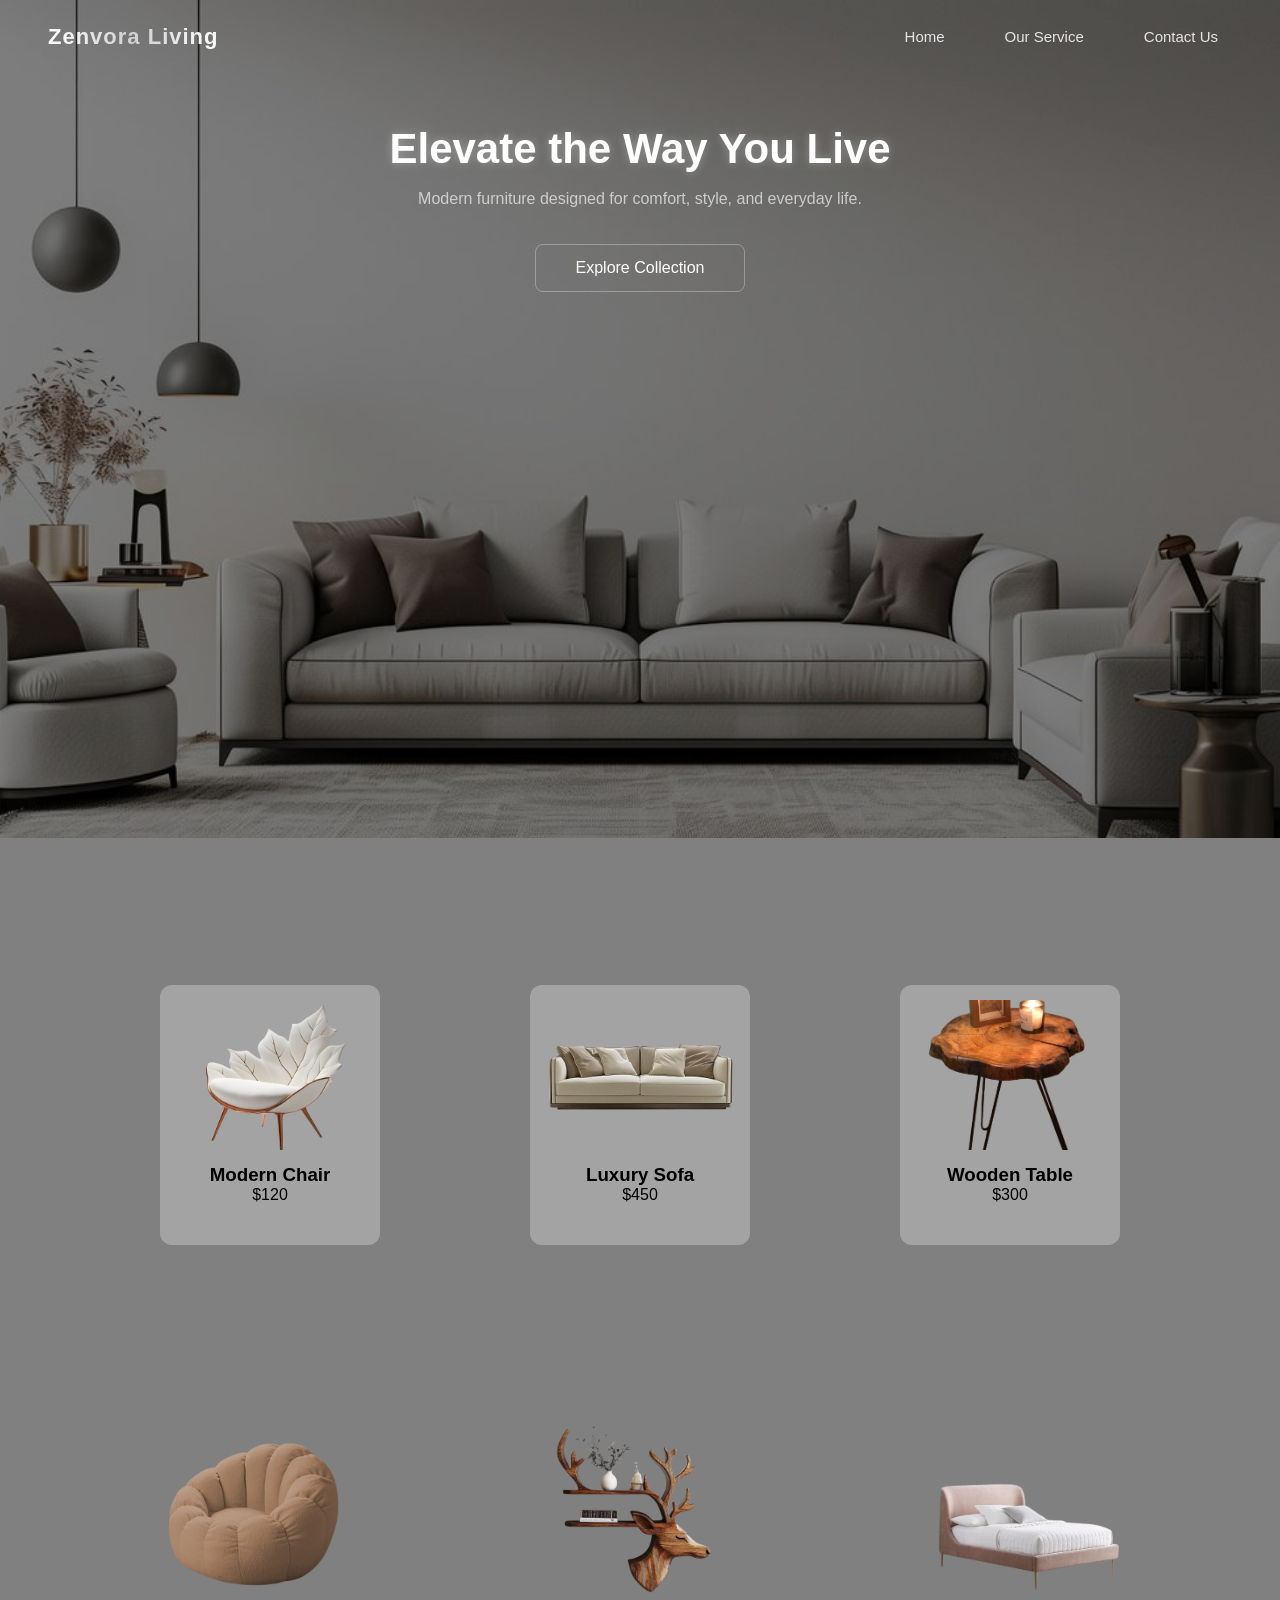
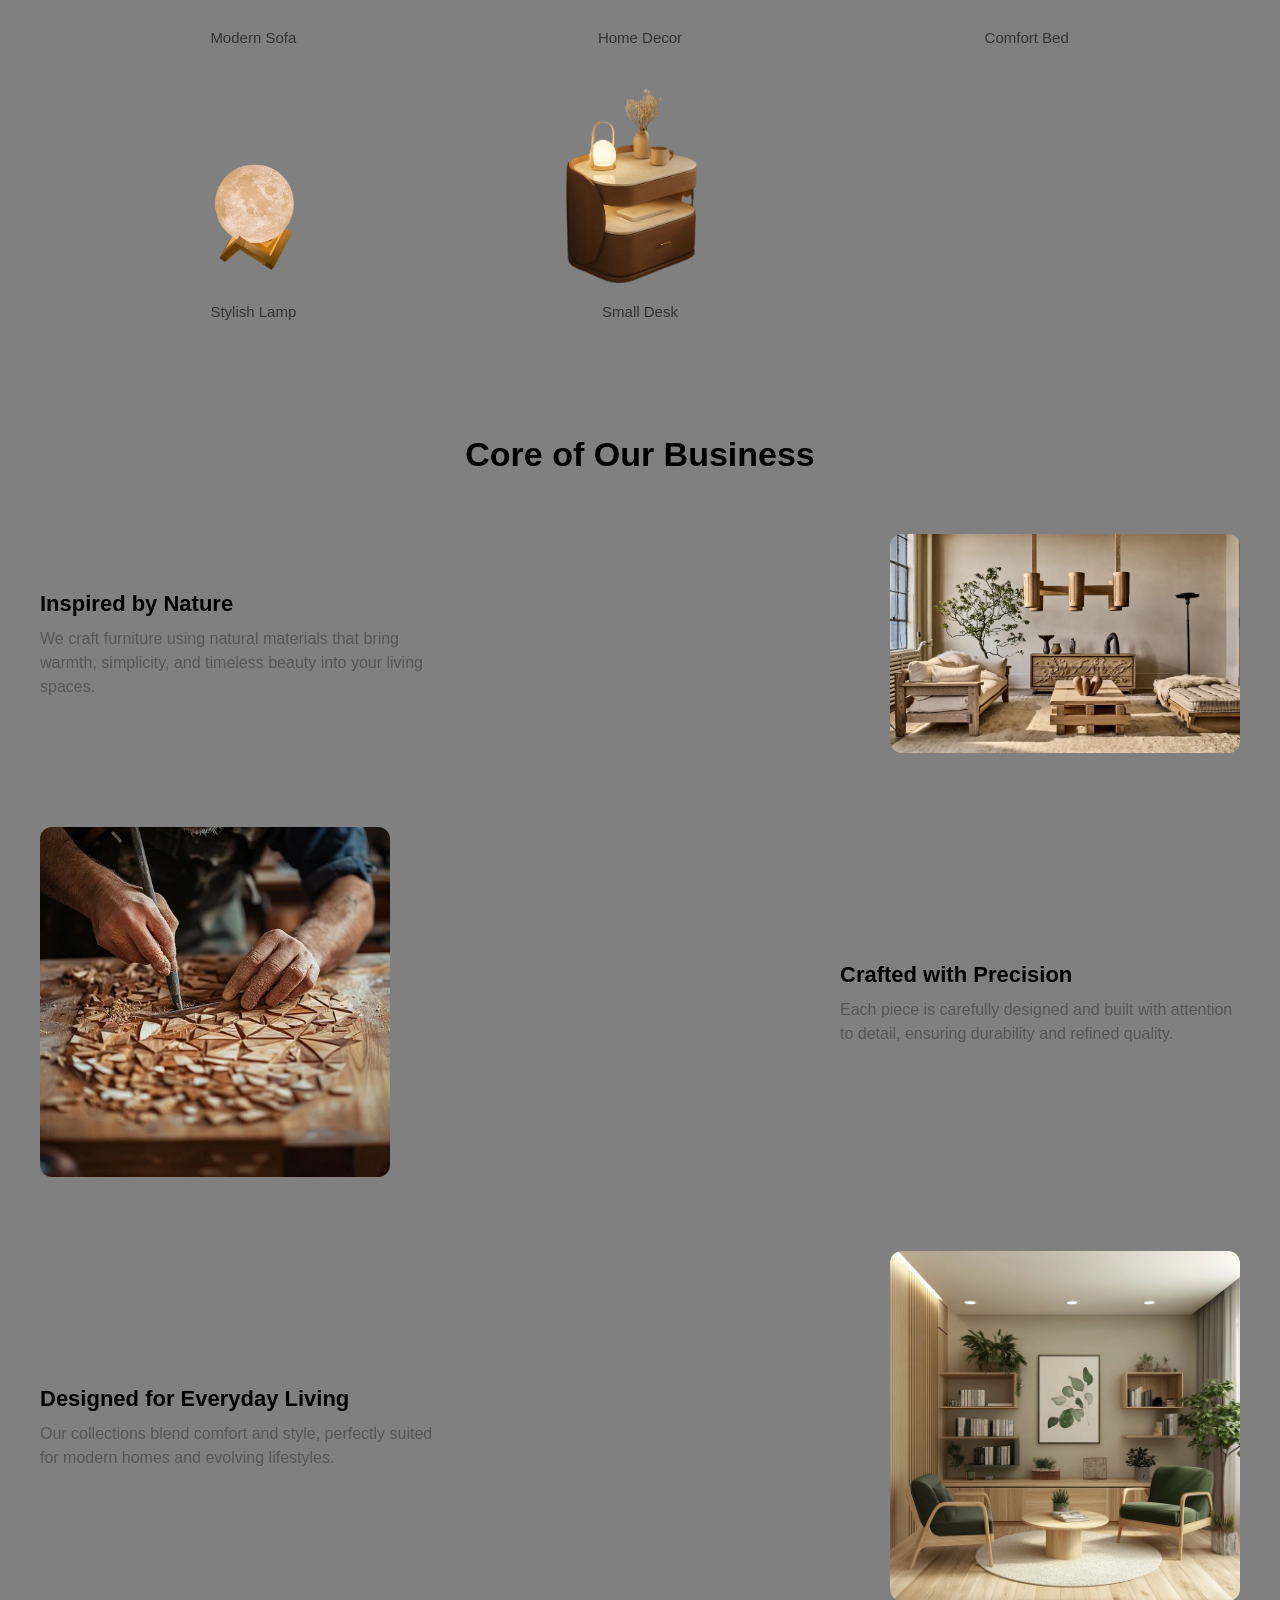
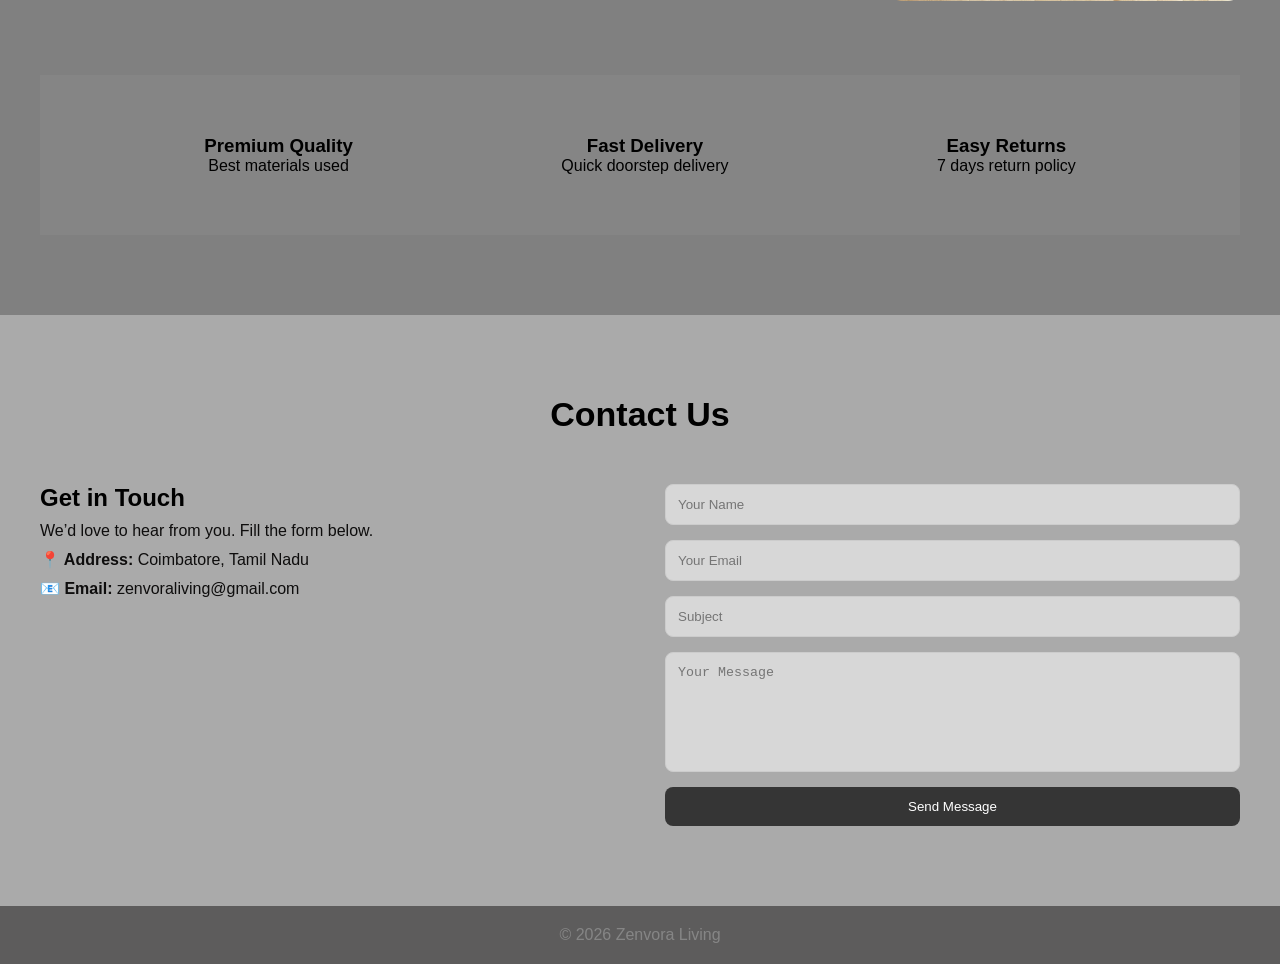
<file: Frontend/index.html>
<!DOCTYPE html>
<html>
<head>
    <title>Zenvora Living</title>
    <link rel="stylesheet" href="css/index.css">
</head>
<body>

<nav class="navbar">
    <div class="logo">
        <span>Zenvora</span> Living
    </div>
    <div class="nav-links">
        <a href="#home">Home</a>
        <a href="#products">Our Service</a>
        <a href="#contact">Contact Us</a>
    </div>
</nav>

<div class="hero-section" id="home">
    <h1>Elevate the Way You Live</h1>
    <p>Modern furniture designed for comfort, style, and everyday life.</p>
    <button onclick="window.location.href='pages/login.html'">Explore Collection</button>
</div>

<section class="products fade-section" id="products">
    <h2 class="section-title">Our Products</h2>

    <div class="products-container">

        <div class="product-card">
            <img src="images/bgd/modernchair.png">
            <h3>Modern Chair</h3>
            <p>$120</p>
        </div>

        <div class="product-card">
            <img src="images/bgd/modernsofa.png">
            <h3>Luxury Sofa</h3>
            <p>$450</p>
        </div>

        <div class="product-card">
            <img src="images/bgd/woodentable.png">
            <h3>Wooden Table</h3>
            <p>$300</p>
        </div>

    </div>
    <h3 class="sub-title">Where Nature Meets Crafts</h3>

<div class="gallery">

    <div class="item">
        <img src="images/bgd/beambag.png">
        <p>Modern Sofa</p>
    </div>

    <div class="item">
        <img src="images/bgd/self.png">
        <p>Home Decor</p>
    </div>

    <div class="item">
        <img src="images/bgd/bed.png">
        <p>Comfort Bed</p>
    </div>

    <div class="item">
        <img src="images/bgd/lamp.png">
        <p>Stylish Lamp</p>
    </div>

    <div class="item">
        <img src="images/bgd/desk.png">
        <p>Small Desk</p>
    </div>

    <div class="item">
        <img src="images/bgd/officechair.png">
        <p>Office Chair</p>
    </div>

</div>
<br><br><br>
<h2 class="core-title">Core of Our Business</h2>

    
    <div class="core-row right-img">
        <div class="core-text">
            <h3>Inspired by Nature</h3>
            <p>We craft furniture using natural materials that bring warmth, simplicity, and timeless beauty into your living spaces.</p>
        </div>
        <div class="core-img">
            <img src="images/bgd/business1.jpg">
        </div>
    </div>

    
    <div class="core-row left-img">
        <div class="core-img">
            <img src="images/bgd/business2.jpg">
        </div>
        <div class="core-text">
            <h3>Crafted with Precision</h3>
            <p>Each piece is carefully designed and built with attention to detail, ensuring durability and refined quality.</p>
        </div>
    </div>

    
    <div class="core-row right-img">
        <div class="core-text">
            <h3>Designed for Everyday Living</h3>
            <p>Our collections blend comfort and style, perfectly suited for modern homes and evolving lifestyles.</p>
        </div>
        <div class="core-img">
            <img src="images/bgd/business3.jpg">
        </div>
    </div>

    <section class="features">
        <div class="feature">
            <h3>Premium Quality</h3>
            <p>Best materials used</p>
        </div>
    
        <div class="feature">
            <h3>Fast Delivery</h3>
            <p>Quick doorstep delivery</p>
        </div>
    
        <div class="feature">
            <h3>Easy Returns</h3>
            <p>7 days return policy</p>
        </div>
    </section>

</section>


<section class="contact-section fade-section" id="contact">

    <h2 class="contact-title">Contact Us</h2>

    <div class="contact-container">

        
        <div class="contact-info">
            <h3>Get in Touch</h3>
            <p>We’d love to hear from you. Fill the form below.</p>

            <p><b>📍 Address:</b> Coimbatore, Tamil Nadu</p>
            <p><b>📧 Email:</b> zenvoraliving@gmail.com</p>
        </div>

        
        <div class="contact-form">

            <form id="contactForm">

                <input type="text" name="from_name" placeholder="Your Name" required>
                <input type="email" name="from_email" placeholder="Your Email" required>
                <input type="text" name="subject" placeholder="Subject">

                <textarea name="message" placeholder="Your Message" required></textarea>

                <button type="submit">Send Message</button>

            </form>

        </div>

    </div>

</section>


<footer>
    <p>© 2026 Zenvora Living</p>
</footer>
<script>
    window.addEventListener("scroll", function() {
    
        let title = document.querySelector(".section-title");
        let position = title.getBoundingClientRect().top;
        let screen = window.innerHeight;
    
        if(position < screen - 100) {
            title.classList.add("show");
        } else {
            title.classList.remove("show"); 
        }
    
    });
    </script>

<script>
    window.addEventListener("scroll", function() {
    
        let title = document.querySelector(".sub-title");
        let position = title.getBoundingClientRect().top;
        let screen = window.innerHeight;
    
        if(position < screen - 100) {
            title.classList.add("show");
        } else {
            title.classList.remove("show"); 
        }
    
    });
    </script>

<script>
    window.addEventListener("scroll", function () {
    
        let rows = document.querySelectorAll(".core-row");
        let title = document.querySelector(".core-title");
        let screen = window.innerHeight;
    
        if (title.getBoundingClientRect().top < screen - 100) {
            title.classList.add("show");
        }
    
        rows.forEach(row => {
            if (row.getBoundingClientRect().top < screen - 100) {
                row.classList.add("show");
            }
        });
    
    });
    </script>

<script src="https://cdn.emailjs.com/dist/email.min.js"></script>
<script>
    (function () {
        emailjs.init("RK5CZXerHez0VRhrJ"); 
    })();
    
    document.getElementById("contactForm").addEventListener("submit", function (e) {
        e.preventDefault();
    
        emailjs.sendForm(
            "service_rj91uts",   
            "template_9szna61",  
            this
        ).then(function () {
            alert("Message Sent Successfully!");
        }, function (error) {
            alert("Failed to send message");
            console.log(error);
        });
    
    });
    </script>

<script>
    window.addEventListener("scroll", function() {
        let navbar = document.querySelector(".navbar");
    
        if(window.scrollY > 50) {
            navbar.classList.add("scrolled");
        } else {
            navbar.classList.remove("scrolled");
        }
    });
    </script>

<script>
    function revealOnScroll(selector, className) {
        let elements = document.querySelectorAll(selector);
        let screenHeight = window.innerHeight;
    
        elements.forEach((el, index) => {
            let position = el.getBoundingClientRect().top;
    
            if (position < screenHeight - 100) {
                setTimeout(() => {
                    el.classList.add(className);
                }, index * 120);
            }
        });
    }
    
    window.addEventListener("scroll", function () {
        revealOnScroll(".product-card", "show");
        revealOnScroll(".item", "show");
        revealOnScroll(".core-row", "show");
    });
    </script>

</body>
</html>
</file>
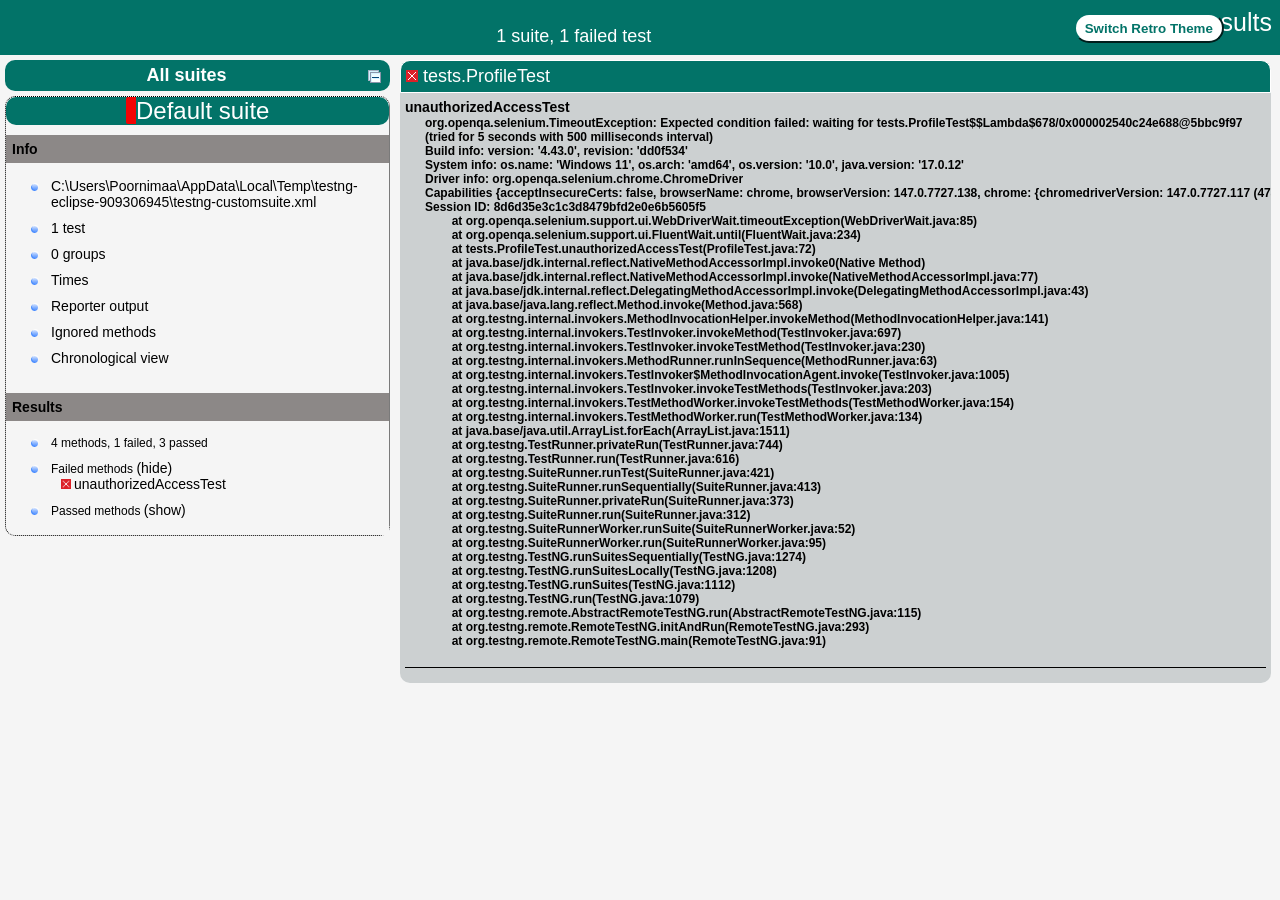
<file: Automation/zenvora-automation/test-output/index.html>
<!DOCTYPE html>

<html>
  <head>
  <meta charset='utf-8'>
  <title>TestNG reports</title>

    <link type="text/css" href="testng-reports1.css" rel="stylesheet" id="ultra" />
    <link type="text/css" href="testng-reports.css" rel="stylesheet" id="retro" disabled="false"/>
    <script type="text/javascript" src="jquery-3.6.0.min.js"></script>
    <script type="text/javascript" src="testng-reports.js"></script>
    <script type="text/javascript" src="https://www.google.com/jsapi"></script>
    <script type='text/javascript'>
      google.load('visualization', '1', {packages:['table']});
      google.setOnLoadCallback(drawTable);
      var suiteTableInitFunctions = new Array();
      var suiteTableData = new Array();
    </script>
    <!--
      <script type="text/javascript" src="jquery-ui/js/jquery-ui-1.8.16.custom.min.js"></script>
     -->
  </head>

  <body>    <div class="top-banner-root">
      <span class="top-banner-title-font">Test results</span>
      <button id="button" class="button">Switch Retro Theme</button> <!-- button -->
      <br/>
      <span class="top-banner-font-1">1 suite, 1 failed test</span>
    </div> <!-- top-banner-root -->
    <div class="navigator-root">
      <div class="navigator-suite-header">
        <span>All suites</span>
        <a href="#" title="Collapse/expand all the suites" class="collapse-all-link">
          <img src="collapseall.gif" class="collapse-all-icon">
          </img> <!-- collapse-all-icon -->
        </a> <!-- collapse-all-link -->
      </div> <!-- navigator-suite-header -->
      <div class="suite">
        <div class="rounded-window">
          <div class="suite-header light-rounded-window-top">
            <a href="#" panel-name="suite-Default_suite" class="navigator-link">
              <span class="suite-name border-failed">Default suite</span>
            </a> <!-- navigator-link -->
          </div> <!-- suite-header light-rounded-window-top -->
          <div class="navigator-suite-content">
            <div class="suite-section-title">
              <span>Info</span>
            </div> <!-- suite-section-title -->
            <div class="suite-section-content">
              <ul>
                <li>
                  <a href="#" panel-name="test-xml-Default_suite" class="navigator-link ">
                    <span>C:\Users\Poornimaa\AppData\Local\Temp\testng-eclipse-909306945\testng-customsuite.xml</span>
                  </a> <!-- navigator-link  -->
                </li>
                <li>
                  <a href="#" panel-name="testlist-Default_suite" class="navigator-link ">
                    <span class="test-stats">1 test</span>
                  </a> <!-- navigator-link  -->
                </li>
                <li>
                  <a href="#" panel-name="group-Default_suite" class="navigator-link ">
                    <span>0 groups</span>
                  </a> <!-- navigator-link  -->
                </li>
                <li>
                  <a href="#" panel-name="times-Default_suite" class="navigator-link ">
                    <span>Times</span>
                  </a> <!-- navigator-link  -->
                </li>
                <li>
                  <a href="#" panel-name="reporter-Default_suite" class="navigator-link ">
                    <span>Reporter output</span>
                  </a> <!-- navigator-link  -->
                </li>
                <li>
                  <a href="#" panel-name="ignored-methods-Default_suite" class="navigator-link ">
                    <span>Ignored methods</span>
                  </a> <!-- navigator-link  -->
                </li>
                <li>
                  <a href="#" panel-name="chronological-Default_suite" class="navigator-link ">
                    <span>Chronological view</span>
                  </a> <!-- navigator-link  -->
                </li>
              </ul>
            </div> <!-- suite-section-content -->
            <div class="result-section">
              <div class="suite-section-title">
                <span>Results</span>
              </div> <!-- suite-section-title -->
              <div class="suite-section-content">
                <ul>
                  <li>
                    <span class="method-stats">4 methods, 1 failed,   3 passed</span>
                  </li>
                  <li>
                    <span class="method-list-title failed">Failed methods</span>
                    <span class="show-or-hide-methods failed">
                      <a href="#" panel-name="suite-Default_suite" class="hide-methods failed suite-Default_suite"> (hide)</a> <!-- hide-methods failed suite-Default_suite -->
                      <a href="#" panel-name="suite-Default_suite" class="show-methods failed suite-Default_suite"> (show)</a> <!-- show-methods failed suite-Default_suite -->
                    </span>
                    <div class="method-list-content failed suite-Default_suite">
                      <span>
                        <img src="failed.png" width="3%"/>
                        <a href="#" panel-name="suite-Default_suite" title="tests.ProfileTest" class="method navigator-link" hash-for-method="unauthorizedAccessTest">unauthorizedAccessTest</a> <!-- method navigator-link -->
                      </span>
                      <br/>
                    </div> <!-- method-list-content failed suite-Default_suite -->
                  </li>
                  <li>
                    <span class="method-list-title passed">Passed methods</span>
                    <span class="show-or-hide-methods passed">
                      <a href="#" panel-name="suite-Default_suite" class="hide-methods passed suite-Default_suite"> (hide)</a> <!-- hide-methods passed suite-Default_suite -->
                      <a href="#" panel-name="suite-Default_suite" class="show-methods passed suite-Default_suite"> (show)</a> <!-- show-methods passed suite-Default_suite -->
                    </span>
                    <div class="method-list-content passed suite-Default_suite">
                      <span>
                        <img src="passed.png" width="3%"/>
                        <a href="#" panel-name="suite-Default_suite" title="tests.ProfileTest" class="method navigator-link" hash-for-method="logoutTest">logoutTest</a> <!-- method navigator-link -->
                      </span>
                      <br/>
                      <span>
                        <img src="passed.png" width="3%"/>
                        <a href="#" panel-name="suite-Default_suite" title="tests.ProfileTest" class="method navigator-link" hash-for-method="profileDropdownOpenCloseTest">profileDropdownOpenCloseTest</a> <!-- method navigator-link -->
                      </span>
                      <br/>
                      <span>
                        <img src="passed.png" width="3%"/>
                        <a href="#" panel-name="suite-Default_suite" title="tests.ProfileTest" class="method navigator-link" hash-for-method="usernameDisplayTest">usernameDisplayTest</a> <!-- method navigator-link -->
                      </span>
                      <br/>
                    </div> <!-- method-list-content passed suite-Default_suite -->
                  </li>
                </ul>
              </div> <!-- suite-section-content -->
            </div> <!-- result-section -->
          </div> <!-- navigator-suite-content -->
        </div> <!-- rounded-window -->
      </div> <!-- suite -->
    </div> <!-- navigator-root -->
    <div class="wrapper">
      <div class="main-panel-root">
        <div panel-name="suite-Default_suite" class="panel Default_suite">
          <div class="suite-Default_suite-class-failed">
            <div class="main-panel-header rounded-window-top">
              <img src="failed.png"/>
              <span class="class-name">tests.ProfileTest</span>
            </div> <!-- main-panel-header rounded-window-top -->
            <div class="main-panel-content rounded-window-bottom">
              <div class="method">
                <div class="method-content">
                  <a name="unauthorizedAccessTest">
                  </a> <!-- unauthorizedAccessTest -->
                  <span class="method-name">unauthorizedAccessTest</span>
                  <div class="stack-trace">org.openqa.selenium.TimeoutException: Expected condition failed: waiting for tests.ProfileTest$$Lambda$678/0x000002540c24e688@5bbc9f97
(tried for 5 seconds with 500 milliseconds interval)
Build info: version: &apos;4.43.0&apos;, revision: &apos;dd0f534&apos;
System info: os.name: &apos;Windows 11&apos;, os.arch: &apos;amd64&apos;, os.version: &apos;10.0&apos;, java.version: &apos;17.0.12&apos;
Driver info: org.openqa.selenium.chrome.ChromeDriver
Capabilities {acceptInsecureCerts: false, browserName: chrome, browserVersion: 147.0.7727.138, chrome: {chromedriverVersion: 147.0.7727.117 (474cc805edd..., userDataDir: C:\Users\POORNI~1\AppData\L...}, fedcm:accounts: true, goog:chromeOptions: {debuggerAddress: localhost:57358}, goog:processID: 23580, networkConnectionEnabled: false, pageLoadStrategy: normal, platformName: windows, proxy: Proxy(), se:cdp: ws://localhost:57358/devtoo..., se:cdpVersion: 147.0.7727.138, setWindowRect: true, strictFileInteractability: false, timeouts: {implicit: 0, pageLoad: 300000, script: 30000}, unhandledPromptBehavior: dismiss and notify, webauthn:extension:credBlob: true, webauthn:extension:largeBlob: true, webauthn:extension:minPinLength: true, webauthn:extension:prf: true, webauthn:virtualAuthenticators: true}
Session ID: 8d6d35e3c1c3d8479bfd2e0e6b5605f5
	at org.openqa.selenium.support.ui.WebDriverWait.timeoutException(WebDriverWait.java:85)
	at org.openqa.selenium.support.ui.FluentWait.until(FluentWait.java:234)
	at tests.ProfileTest.unauthorizedAccessTest(ProfileTest.java:72)
	at java.base/jdk.internal.reflect.NativeMethodAccessorImpl.invoke0(Native Method)
	at java.base/jdk.internal.reflect.NativeMethodAccessorImpl.invoke(NativeMethodAccessorImpl.java:77)
	at java.base/jdk.internal.reflect.DelegatingMethodAccessorImpl.invoke(DelegatingMethodAccessorImpl.java:43)
	at java.base/java.lang.reflect.Method.invoke(Method.java:568)
	at org.testng.internal.invokers.MethodInvocationHelper.invokeMethod(MethodInvocationHelper.java:141)
	at org.testng.internal.invokers.TestInvoker.invokeMethod(TestInvoker.java:697)
	at org.testng.internal.invokers.TestInvoker.invokeTestMethod(TestInvoker.java:230)
	at org.testng.internal.invokers.MethodRunner.runInSequence(MethodRunner.java:63)
	at org.testng.internal.invokers.TestInvoker$MethodInvocationAgent.invoke(TestInvoker.java:1005)
	at org.testng.internal.invokers.TestInvoker.invokeTestMethods(TestInvoker.java:203)
	at org.testng.internal.invokers.TestMethodWorker.invokeTestMethods(TestMethodWorker.java:154)
	at org.testng.internal.invokers.TestMethodWorker.run(TestMethodWorker.java:134)
	at java.base/java.util.ArrayList.forEach(ArrayList.java:1511)
	at org.testng.TestRunner.privateRun(TestRunner.java:744)
	at org.testng.TestRunner.run(TestRunner.java:616)
	at org.testng.SuiteRunner.runTest(SuiteRunner.java:421)
	at org.testng.SuiteRunner.runSequentially(SuiteRunner.java:413)
	at org.testng.SuiteRunner.privateRun(SuiteRunner.java:373)
	at org.testng.SuiteRunner.run(SuiteRunner.java:312)
	at org.testng.SuiteRunnerWorker.runSuite(SuiteRunnerWorker.java:52)
	at org.testng.SuiteRunnerWorker.run(SuiteRunnerWorker.java:95)
	at org.testng.TestNG.runSuitesSequentially(TestNG.java:1274)
	at org.testng.TestNG.runSuitesLocally(TestNG.java:1208)
	at org.testng.TestNG.runSuites(TestNG.java:1112)
	at org.testng.TestNG.run(TestNG.java:1079)
	at org.testng.remote.AbstractRemoteTestNG.run(AbstractRemoteTestNG.java:115)
	at org.testng.remote.RemoteTestNG.initAndRun(RemoteTestNG.java:293)
	at org.testng.remote.RemoteTestNG.main(RemoteTestNG.java:91)

</div> <!-- stack-trace -->
                </div> <!-- method-content -->
              </div> <!-- method -->
            </div> <!-- main-panel-content rounded-window-bottom -->
          </div> <!-- suite-Default_suite-class-failed -->
          <div class="suite-Default_suite-class-passed">
            <div class="main-panel-header rounded-window-top">
              <img src="passed.png"/>
              <span class="class-name">tests.ProfileTest</span>
            </div> <!-- main-panel-header rounded-window-top -->
            <div class="main-panel-content rounded-window-bottom">
              <div class="method">
                <div class="method-content">
                  <a name="logoutTest">
                  </a> <!-- logoutTest -->
                  <span class="method-name">logoutTest</span>
                </div> <!-- method-content -->
              </div> <!-- method -->
              <div class="method">
                <div class="method-content">
                  <a name="profileDropdownOpenCloseTest">
                  </a> <!-- profileDropdownOpenCloseTest -->
                  <span class="method-name">profileDropdownOpenCloseTest</span>
                </div> <!-- method-content -->
              </div> <!-- method -->
              <div class="method">
                <div class="method-content">
                  <a name="usernameDisplayTest">
                  </a> <!-- usernameDisplayTest -->
                  <span class="method-name">usernameDisplayTest</span>
                </div> <!-- method-content -->
              </div> <!-- method -->
            </div> <!-- main-panel-content rounded-window-bottom -->
          </div> <!-- suite-Default_suite-class-passed -->
        </div> <!-- panel Default_suite -->
        <div panel-name="test-xml-Default_suite" class="panel">
          <div class="main-panel-header rounded-window-top">
            <span class="header-content">C:\Users\Poornimaa\AppData\Local\Temp\testng-eclipse-909306945\testng-customsuite.xml</span>
          </div> <!-- main-panel-header rounded-window-top -->
          <div class="main-panel-content rounded-window-bottom">
            <pre>
&lt;?xml version=&quot;1.0&quot; encoding=&quot;UTF-8&quot;?&gt;
&lt;!DOCTYPE suite SYSTEM &quot;https://testng.org/testng-1.0.dtd&quot;&gt;
&lt;suite name=&quot;Default suite&quot; guice-stage=&quot;DEVELOPMENT&quot;&gt;
  &lt;test thread-count=&quot;5&quot; name=&quot;Default test&quot; verbose=&quot;2&quot;&gt;
    &lt;classes&gt;
      &lt;class name=&quot;tests.ProfileTest&quot;/&gt;
    &lt;/classes&gt;
  &lt;/test&gt; &lt;!-- Default test --&gt;
&lt;/suite&gt; &lt;!-- Default suite --&gt;
            </pre>
          </div> <!-- main-panel-content rounded-window-bottom -->
        </div> <!-- panel -->
        <div panel-name="testlist-Default_suite" class="panel">
          <div class="main-panel-header rounded-window-top">
            <span class="header-content">Tests for Default suite</span>
          </div> <!-- main-panel-header rounded-window-top -->
          <div class="main-panel-content rounded-window-bottom">
            <ul>
              <li>
                <span class="test-name">Default test (1 class)</span>
              </li>
            </ul>
          </div> <!-- main-panel-content rounded-window-bottom -->
        </div> <!-- panel -->
        <div panel-name="group-Default_suite" class="panel">
          <div class="main-panel-header rounded-window-top">
            <span class="header-content">Groups for Default suite</span>
          </div> <!-- main-panel-header rounded-window-top -->
          <div class="main-panel-content rounded-window-bottom">
          </div> <!-- main-panel-content rounded-window-bottom -->
        </div> <!-- panel -->
        <div panel-name="times-Default_suite" class="panel">
          <div class="main-panel-header rounded-window-top">
            <span class="header-content">Times for Default suite</span>
          </div> <!-- main-panel-header rounded-window-top -->
          <div class="main-panel-content rounded-window-bottom">
            <div class="times-div">
              <script type="text/javascript">
suiteTableInitFunctions.push('tableData_Default_suite');
function tableData_Default_suite() {
var data = new google.visualization.DataTable();
data.addColumn('number', 'Number');
data.addColumn('string', 'Method');
data.addColumn('string', 'Class');
data.addColumn('number', 'Time (ms)');
data.addRows(4);
data.setCell(0, 0, 0)
data.setCell(0, 1, 'unauthorizedAccessTest')
data.setCell(0, 2, 'tests.ProfileTest')
data.setCell(0, 3, 5499);
data.setCell(1, 0, 1)
data.setCell(1, 1, 'profileDropdownOpenCloseTest')
data.setCell(1, 2, 'tests.ProfileTest')
data.setCell(1, 3, 827);
data.setCell(2, 0, 2)
data.setCell(2, 1, 'logoutTest')
data.setCell(2, 2, 'tests.ProfileTest')
data.setCell(2, 3, 400);
data.setCell(3, 0, 3)
data.setCell(3, 1, 'usernameDisplayTest')
data.setCell(3, 2, 'tests.ProfileTest')
data.setCell(3, 3, 166);
window.suiteTableData['Default_suite']= { tableData: data, tableDiv: 'times-div-Default_suite'}
return data;
}
              </script>
              <span class="suite-total-time">Total running time: 6 seconds</span>
              <div id="times-div-Default_suite">
              </div> <!-- times-div-Default_suite -->
            </div> <!-- times-div -->
          </div> <!-- main-panel-content rounded-window-bottom -->
        </div> <!-- panel -->
        <div panel-name="reporter-Default_suite" class="panel">
          <div class="main-panel-header rounded-window-top">
            <span class="header-content">Reporter output for Default suite</span>
          </div> <!-- main-panel-header rounded-window-top -->
          <div class="main-panel-content rounded-window-bottom">
          </div> <!-- main-panel-content rounded-window-bottom -->
        </div> <!-- panel -->
        <div panel-name="ignored-methods-Default_suite" class="panel">
          <div class="main-panel-header rounded-window-top">
            <span class="header-content">0 ignored methods</span>
          </div> <!-- main-panel-header rounded-window-top -->
          <div class="main-panel-content rounded-window-bottom">
          </div> <!-- main-panel-content rounded-window-bottom -->
        </div> <!-- panel -->
        <div panel-name="chronological-Default_suite" class="panel">
          <div class="main-panel-header rounded-window-top">
            <span class="header-content">Methods in chronological order</span>
          </div> <!-- main-panel-header rounded-window-top -->
          <div class="main-panel-content rounded-window-bottom">
            <div class="chronological-class">
              <div class="chronological-class-name">tests.ProfileTest</div> <!-- chronological-class-name -->
              <div class="configuration-method before">
                <span class="method-name">setup</span>
                <span class="method-start">0 ms</span>
              </div> <!-- configuration-method before -->
              <div class="test-method">
                <span class="method-name">usernameDisplayTest</span>
                <span class="method-start">3235 ms</span>
              </div> <!-- test-method -->
              <div class="configuration-method after">
                <span class="method-name">tearDown</span>
                <span class="method-start">3401 ms</span>
              </div> <!-- configuration-method after -->
              <div class="configuration-method before">
                <span class="method-name">setup</span>
                <span class="method-start">3735 ms</span>
              </div> <!-- configuration-method before -->
              <div class="test-method">
                <span class="method-name">profileDropdownOpenCloseTest</span>
                <span class="method-start">6102 ms</span>
              </div> <!-- test-method -->
              <div class="configuration-method after">
                <span class="method-name">tearDown</span>
                <span class="method-start">6929 ms</span>
              </div> <!-- configuration-method after -->
              <div class="configuration-method before">
                <span class="method-name">setup</span>
                <span class="method-start">7146 ms</span>
              </div> <!-- configuration-method before -->
              <div class="test-method">
                <span class="method-name">logoutTest</span>
                <span class="method-start">8791 ms</span>
              </div> <!-- test-method -->
              <div class="configuration-method after">
                <span class="method-name">tearDown</span>
                <span class="method-start">9192 ms</span>
              </div> <!-- configuration-method after -->
              <div class="configuration-method before">
                <span class="method-name">setup</span>
                <span class="method-start">9423 ms</span>
              </div> <!-- configuration-method before -->
              <div class="test-method">
                <img src="failed.png">
                </img>
                <span class="method-name">unauthorizedAccessTest</span>
                <span class="method-start">11476 ms</span>
              </div> <!-- test-method -->
              <div class="configuration-method after">
                <span class="method-name">tearDown</span>
                <span class="method-start">16975 ms</span>
              </div> <!-- configuration-method after -->
          </div> <!-- main-panel-content rounded-window-bottom -->
        </div> <!-- panel -->
      </div> <!-- main-panel-root -->
    </div> <!-- wrapper -->
  </body>
<script type="text/javascript" src="testng-reports2.js"></script>
</html>
</file>
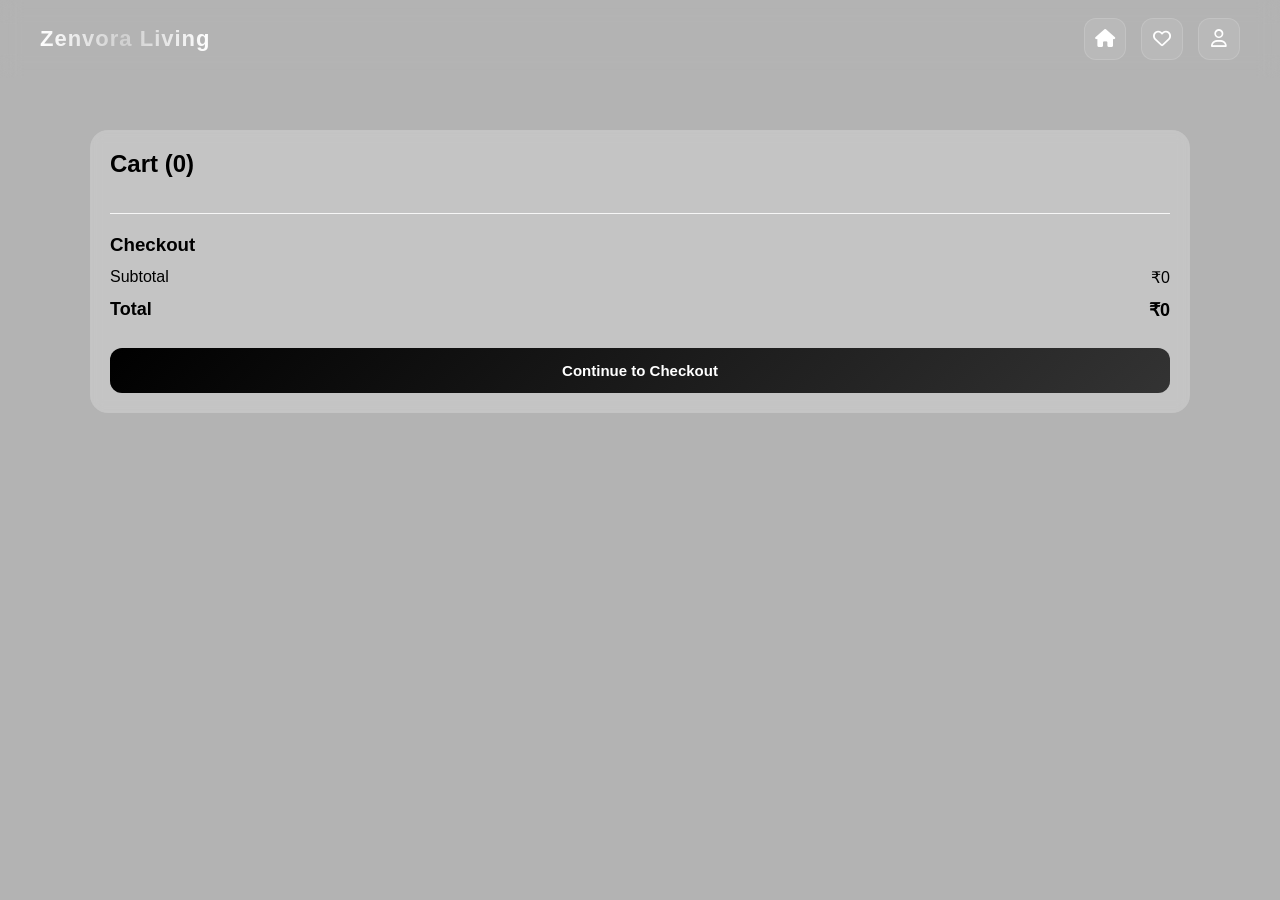
<file: Frontend/pages/cart.html>
<!DOCTYPE html>
<html>
<head>
    <title>Cart Page</title>

    <link rel="stylesheet" href="../css/cart.css">
    <link rel="stylesheet" href="../css/products.css">
    <link rel="stylesheet" href="https://cdnjs.cloudflare.com/ajax/libs/font-awesome/6.5.0/css/all.min.css">
</head>

<body>

<div class="navbar">

    <div class="nav-left">
        <div class="logo">
            Zenvora <span>Living</span>
        </div>
    </div>

    <div class="nav-right">

        <a href="products.html" class="icon">
            <i class="fa-solid fa-house"></i>
        </a>

        <a href="wishlist.html" class="icon wishlist-btn">
            <i class="fa-regular fa-heart"></i>
        </a>

        <div class="profile">
            <div class="icon profile-btn">
                <i class="fa-regular fa-user"></i>
            </div>

            <div class="dropdown" id="profileMenu">
                <div class="user-name" id="userDisplay">User</div>
                <a href="orders.html">My Orders</a>
                <a href="#" id="logoutBtn">Logout</a>
            </div>
        </div>

    </div>

</div>

<div class="cart-box">

    <h2 class="cart-title">Cart (<span id="cartCountText">0</span>)</h2>
    
        <div class="cart-left"></div>
    
        <div class="cart-summary">
    
            <h3>Checkout</h3>
    
            <div class="summary-row">
                <span>Subtotal</span>
                <span id="subtotal">₹0</span>
            </div>
    
            <div class="summary-row total">
                <span>Total</span>
                <span id="total">₹0</span>
            </div>
    
            <button class="checkout-btn" id="checkoutBtn" onclick="goToCheckout()">
                Continue to Checkout
            </button>
    
        </div>
    
    </div>

</div>

<script>
    function goToCheckout() {
        window.location.href = "checkout.html";
    }
    </script>

<script>
    document.addEventListener("DOMContentLoaded", function () {

const profileBtn = document.querySelector(".profile-btn");
const profileMenu = document.getElementById("profileMenu");
const logoutBtn = document.getElementById("logoutBtn");

let user = localStorage.getItem("user");
if (user) {
    document.getElementById("userDisplay").innerText = "Hi, " + user;
}

profileBtn.addEventListener("click", function (e) {
    e.stopPropagation();
    profileMenu.classList.toggle("show");
});

logoutBtn.addEventListener("click", function (e) {
    e.preventDefault();
    localStorage.removeItem("user");
    window.location.href = "login.html";
});

document.addEventListener("click", function () {
    profileMenu.classList.remove("show");
});

});
</script>

<script>
    function loadCart() {

let username = localStorage.getItem("user");

fetch(`http://localhost:8081/cart/${username}`)
.then(res => res.json())
.then(data => {

    let container = document.querySelector(".cart-left");
    container.innerHTML = "";

    let total = 0;
    let count = 0;

    data.forEach(item => {

        total += item.price * item.quantity;
        count += item.quantity;

        container.innerHTML += `
<div class="cart-item">

    <div class="cart-img">
        <img src="../images/${item.image}">
    </div>

    <div class="cart-details">

        <h3>${item.name}</h3>

        <div class="qty-box">
            <button class="qty-btn" onclick="decreaseQty(${item.id})">
    <i class="fa-solid fa-minus"></i>
</button>

<span class="qty-number">${item.quantity}</span>

<button class="qty-btn" onclick="increaseQty(${item.id})">
    <i class="fa-solid fa-plus"></i>
</button>

<i class="fa-solid fa-trash delete"
   onclick="deleteItem(${item.id})"></i>

        </div>
    </div>

    <div class="cart-price">
        ₹${item.price * item.quantity}
    </div>

</div>
`;
    });

    document.getElementById("cartCountText").innerText = count;
    document.getElementById("subtotal").innerText = "₹" + total;
    document.getElementById("total").innerText = "₹" + total;

    let btn = document.getElementById("checkoutBtn");

    if (count === 0) {
        btn.disabled = true;
        btn.style.opacity = "0.5";
        btn.style.cursor = "not-allowed";
    } else {
        btn.disabled = false;
        btn.style.opacity = "1";
        btn.style.cursor = "pointer";
    }

});

}

loadCart();
</script>

<script>

    function increaseQty(productId) {
        let username = localStorage.getItem("user");
    
        fetch("http://localhost:8081/cart/increase", {
            method: "POST",
            headers: {
                "Content-Type": "application/json"
            },
            body: JSON.stringify({
                username: username,
                product_id: productId
            })
        })
        .then(res => res.text())
        .then(() => {
    loadCart();
    updateCartBadgeGlobal();
});
    }
    
    
    
    function decreaseQty(productId) {
    
        let username = localStorage.getItem("user");
    
        fetch("http://localhost:8081/cart/decrease", {
            method: "POST",
            headers: {
                "Content-Type": "application/json"
            },
            body: JSON.stringify({
                username: username,
                product_id: productId
            })
        })
        .then(res => res.text())
        .then(() => {
    loadCart();
    updateCartBadgeGlobal();
});;
    }
    
    
    
    function deleteItem(productId) {
    
        let username = localStorage.getItem("user");
    
        fetch("http://localhost:8081/cart/delete", {
            method: "POST",
            headers: {
                "Content-Type": "application/json"
            },
            body: JSON.stringify({
                username: username,
                product_id: productId
            })
        })
        .then(res => res.text())
        .then(() => {
    loadCart();
    updateCartBadgeGlobal();
});
    }
    
    </script>

    <script>
        document.addEventListener("DOMContentLoaded", () => {
    const wishlistBtn = document.querySelector(".wishlist-btn");

    if(wishlistBtn){
        wishlistBtn.addEventListener("click", function () {
            this.classList.add("animate");

            setTimeout(() => {
                this.classList.remove("animate");
            }, 300);

            this.classList.toggle("active");
        });
    }
});
    </script>

    <script>
        function updateCartBadgeGlobal() {

let username = localStorage.getItem("user");
if (!username) return;

fetch(`http://localhost:8081/cart/count/${username}`)
.then(res => res.json())
.then(data => {

    let badge = document.getElementById("cartCount");
    if (!badge) return;

    let count = data.count || 0;

    if (count == 0) {
        badge.style.display = "none";
    } else {
        badge.style.display = "flex";
        badge.innerText = count;

        badge.classList.add("animate");
        setTimeout(() => {
            badge.classList.remove("animate");
        }, 300);
    }
});
}
    </script>
    
</body>
</html>
</file>
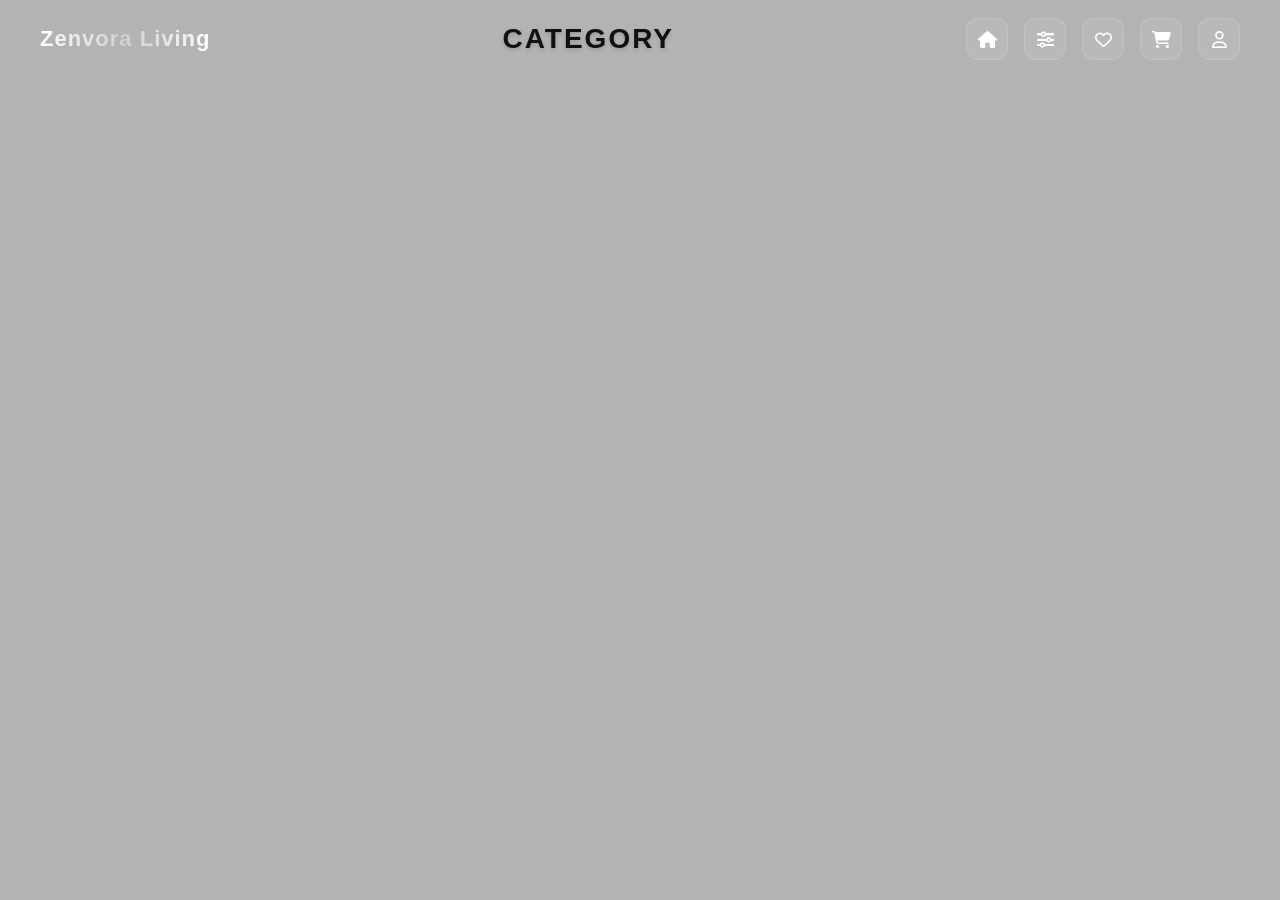
<file: Frontend/pages/category.html>
<!DOCTYPE html>
<html>
<head>
    <title>Category</title>

    <link rel="stylesheet" href="../css/category.css">
    <link rel="stylesheet" href="../css/products.css">
    <link rel="stylesheet" href="https://cdnjs.cloudflare.com/ajax/libs/font-awesome/6.5.0/css/all.min.css">

</head>
<body>


<div class="navbar">

    <div class="logo">Zenvora <span>Living</span></div>

    <div class="page-title" id="pageTitle">Category</div>

    <div class="icons">

        <a href="products.html" class="icon home-icon">
            <i class="fa-solid fa-house"></i>
        </a>
        
        <div class="icon" id="filterBtn">
            <i class="fa-solid fa-sliders"></i>
        </div>

        <div class="icon" onclick="goToWishlist()">
            <i class="fa-regular fa-heart"></i>
        </div>

        <div class="icon" onclick="goToCart()" style="position:relative;">
            <i class="fa-solid fa-cart-shopping"></i>
            <span id="cartCount" class="badge">0</span>
        </div>

        <div class="profile">
            <div class="icon profile-btn">
                <i class="fa-regular fa-user"></i>
            </div>

            <div class="dropdown" id="profileMenu">
                <div class="user-name" id="userDisplay">User</div>
                <a href="orders.html">My Orders</a>
                <a href="#" id="logoutBtn">Logout</a>
            </div>
        </div>

    </div>
</div>

<div class="filter-menu" id="filterMenu">
    <p data-sort="low">Price: Low to High</p>
    <p data-sort="high">Price: High to Low</p>
</div>

<div class="sub-category" id="subCategory"></div>

<div id="products"></div>

<script>

    const params = new URLSearchParams(window.location.search);
    const category = params.get("cat");

if (category) {
    document.getElementById("pageTitle").innerText =
        category.charAt(0).toUpperCase() + category.slice(1);
}
    
    let allProducts = [];
    
    fetch("http://localhost:8081/products")
    .then(res => res.json())
    .then(data => {
    
        allProducts = data.filter(item => item.category === category);
        displayProducts(allProducts);
    
        let subList = [...new Set(allProducts.map(p => p.subcategory))];
        loadSubCategories(subList);
    });
    
    function displayProducts(products) {
    
        const container = document.getElementById("products");
        container.innerHTML = "";
    
        products.forEach(item => {
            container.innerHTML += `
            <div class="product-card">
    
                <img src="../images/${item.image}">
    
                <div class="product-info">
    
                    <h3>${item.name}</h3>
                    <p>₹${item.price}</p>
    
                    <div class="product-bottom">
                        <div class="rating">
                            <i class="fa-solid fa-star"></i>
                            <i class="fa-solid fa-star"></i>
                            <i class="fa-solid fa-star"></i>
                            <i class="fa-solid fa-star"></i>
                            <i class="fa-regular fa-star"></i>
                        </div>
    
                        <div class="actions">
                            <i class="fa-regular fa-heart wishlist-btn" data-id="${item.id}"></i>
                            <i class="fa-solid fa-cart-shopping cart-btn" data-id="${item.id}"></i>
                        </div>
                    </div>
    
                </div>
    
            </div>
            `;
        });
        loadCartState();
        loadWishlistState();
    }
    
    function loadSubCategories(list) {

const container = document.getElementById("subCategory");
container.innerHTML = "";

list.forEach((item, index) => {

    let btn = document.createElement("button");
    btn.innerHTML = `<span>${item}</span>`;
    btn.classList.add("sub-btn");

    if (index === 0) {
        btn.classList.add("active");

        let filtered = allProducts.filter(p => p.subcategory === item);
        displayProducts(filtered);
    }

    btn.addEventListener("click", () => {

        document.querySelectorAll(".sub-btn")
            .forEach(b => b.classList.remove("active"));

        btn.classList.add("active");

        let filtered = allProducts.filter(p => p.subcategory === item);
        displayProducts(filtered);
    });

    container.appendChild(btn);
});
}
    
    const filterBtn = document.getElementById("filterBtn");
    const filterMenu = document.getElementById("filterMenu");
    
    filterBtn.addEventListener("click", (e) => {
        e.stopPropagation();
    
        profileMenu.classList.remove("show");
    
        filterMenu.style.display =
            filterMenu.style.display === "flex" ? "none" : "flex";
    });
    
    document.querySelectorAll(".filter-menu p").forEach(option => {
    
        option.addEventListener("click", () => {
    
            let type = option.dataset.sort;
            let sorted = [...allProducts];
    
            if (type === "low") {
                sorted.sort((a, b) => a.price - b.price);
            }
            else if (type === "high") {
                sorted.sort((a, b) => b.price - a.price);
            }
            else if (type === "new") {
                sorted.reverse();
            }
    
            displayProducts(sorted);
            filterMenu.style.display = "none";
        });
    
    });
    
    let user = localStorage.getItem("user");
    
    if (user) {
        document.getElementById("userDisplay").innerText = "Hi, " + user;
    }
    
    const profileBtn = document.querySelector(".profile-btn");
    const profileMenu = document.getElementById("profileMenu");
    
    profileBtn.addEventListener("click", (e) => {
        e.stopPropagation();
    
        filterMenu.style.display = "none";
    
        profileMenu.classList.toggle("show");
    });
    
    const logoutBtn = document.getElementById("logoutBtn");
    
    logoutBtn.addEventListener("click", (e) => {
        e.preventDefault();
    
        localStorage.removeItem("user");
    
        window.location.href = "login.html";
    });
    
    document.addEventListener("click", () => {
        filterMenu.style.display = "none";
        profileMenu.classList.remove("show");
    });
    
    </script>

<script>

    function loadCartCount() {
    
        let username = localStorage.getItem("user");
        if (!username) return;
    
        fetch(`http://localhost:8081/cart/count/${username}`)
        .then(res => res.json())
        .then(data => {
    
            let badge = document.getElementById("cartCount");
    
            if (data.count == 0) {
                badge.style.display = "none";
            } else {
                badge.style.display = "flex";
                badge.innerText = data.count;
    
                badge.classList.add("animate");
    
                setTimeout(() => {
                    badge.classList.remove("animate");
                }, 300);
            }
        });
    }
    
    function toggleCart(productId, element) {

let username = localStorage.getItem("user");

if (element.classList.contains("active")) {

    fetch("http://localhost:8081/cart/delete", {
        method: "POST",
        headers: {
            "Content-Type": "application/json"
        },
        body: JSON.stringify({
            username: username,
            product_id: productId
        })
    })
    .then(res => res.text())
    .then(() => {
        element.classList.remove("active"); // remove color
        loadCartCount();
    });

} 
else {

    fetch("http://localhost:8081/cart/add", {
        method: "POST",
        headers: {
            "Content-Type": "application/json"
        },
        body: JSON.stringify({
            username: username,
            product_id: productId
        })
    })
    .then(res => res.text())
    .then(() => {
        element.classList.add("active"); // add color
        loadCartCount();
    });
}
}

    function goToCart() {
        window.location.href = "cart.html";
    }
    function goToWishlist() {
    window.location.href = "wishlist.html"; 
}
    
    loadCartCount();

    function loadCartState() {

let username = localStorage.getItem("user");
if (!username) return;

fetch(`http://localhost:8081/cart/exists/${username}`)
.then(res => res.json())
.then(data => {

    document.querySelectorAll(".cart-btn").forEach(btn => {

        let id = parseInt(btn.getAttribute("data-id"));

        if (data.includes(id)) {
            btn.classList.add("active");
        } else {
            btn.classList.remove("active");
        }
    });
});
}
    
    </script>

    <script>
        document.addEventListener("click", function (e) {

if (e.target.classList.contains("cart-btn")) {

    let id = e.target.getAttribute("data-id");

    toggleCart(id, e.target);

    e.target.classList.add("animate");

    setTimeout(() => {
        e.target.classList.remove("animate");
    }, 300);
}
});
    </script>

    <script>
        document.addEventListener("click", function (e) {

            if (e.target.classList.contains("wishlist-btn")) {

let productId = e.target.getAttribute("data-id");
let username = localStorage.getItem("user");

e.target.classList.add("bounce");
setTimeout(() => e.target.classList.remove("bounce"), 400);

if (e.target.classList.contains("active")) {

    fetch("http://localhost:8081/wishlist/delete", {
        method: "POST",
        headers: { "Content-Type": "application/json" },
        body: JSON.stringify({ username, product_id: productId })
    })
    .then(() => {
        e.target.classList.remove("active", "fa-solid");
        e.target.classList.add("fa-regular");
    });

} else {

    fetch("http://localhost:8081/wishlist/add", {
        method: "POST",
        headers: { "Content-Type": "application/json" },
        body: JSON.stringify({ username, product_id: productId })
    })
    .then(() => {
        e.target.classList.add("active", "fa-solid");
        e.target.classList.remove("fa-regular");
    });

}
}

});
    </script>

    <script>
    function loadWishlistState() {

let username = localStorage.getItem("user");
if (!username) return;

fetch(`http://localhost:8081/wishlist/exists/${username}`)
.then(res => res.json())
.then(data => {

    document.querySelectorAll(".wishlist-btn").forEach(btn => {

        let id = parseInt(btn.getAttribute("data-id"));

        if (data.includes(id)) {
            btn.classList.add("active");
            btn.classList.add("fa-solid");
            btn.classList.remove("fa-regular");
        } else {
            btn.classList.remove("active");
            btn.classList.remove("fa-solid");
            btn.classList.add("fa-regular");
        }

    });

});
}

window.onload = function () {
    loadCartCount();
    loadWishlistState();   
};
    </script>

</body>
</html>
</file>
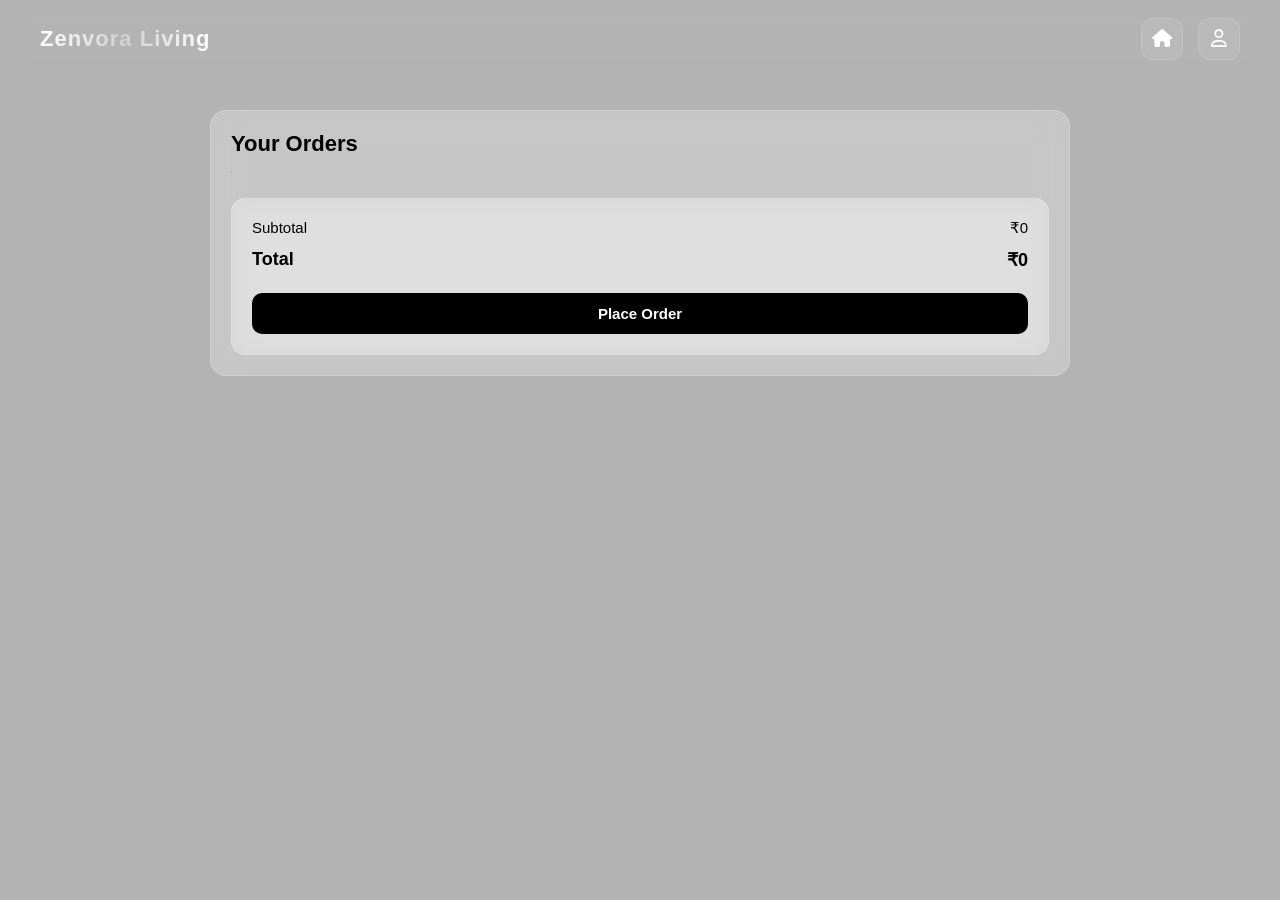
<file: Frontend/pages/checkout.html>
<!DOCTYPE html>
<html>
<head>
    <title>Checkout</title>
    <link rel="stylesheet" href="../css/products.css">
    <link rel="stylesheet" href="../css/checkout.css">
    <link rel="stylesheet" href="https://cdnjs.cloudflare.com/ajax/libs/font-awesome/6.5.0/css/all.min.css">
</head>
<body>

<div class="navbar">

    <div class="nav-left">
        <div class="logo">
            Zenvora <span>Living</span>
        </div>
    </div>

    <div class="nav-right">

        <a href="products.html" class="icon">
            <i class="fa-solid fa-house"></i>
        </a>

        <div class="profile">
            <div class="icon profile-btn">
                <i class="fa-regular fa-user"></i>
            </div>

            <div class="dropdown" id="profileMenu">
                <div class="user-name" id="userDisplay">User</div>
                <a href="orders.html">My Orders</a>
                <a href="#" id="logoutBtn">Logout</a>
            </div>
        </div>

    </div>

</div>

<div class="checkout-container">

    <div class="checkout-box">

        <h2 class="checkout-title">Your Orders</h2>

        <div id="checkoutItems"></div>

        <hr class="divider">

        <div class="summary-box">

            <div class="summary-row">
                <span>Subtotal</span>
                <span id="checkoutTotal">₹0</span>
            </div>

            <div class="summary-row total">
                <span>Total</span>
                <span id="finalTotal">₹0</span>
            </div>

            <button class="place-order-btn" onclick="placeOrder()">
                Place Order
            </button>

        </div>

    </div>

</div>

<script>
    document.addEventListener("DOMContentLoaded", function () {

const profileBtn = document.querySelector(".profile-btn");
const profileMenu = document.getElementById("profileMenu");
const logoutBtn = document.getElementById("logoutBtn");

let user = localStorage.getItem("user");
if (user) {
    document.getElementById("userDisplay").innerText = "Hi, " + user;
}

profileBtn.addEventListener("click", function (e) {
    e.stopPropagation();
    profileMenu.classList.toggle("show");
});

logoutBtn.addEventListener("click", function (e) {
    e.preventDefault();
    localStorage.removeItem("user");
    window.location.href = "login.html";
});

document.addEventListener("click", function () {
    profileMenu.classList.remove("show");
});

});
</script>

<script>
    function loadCheckout() {

let username = localStorage.getItem("user");

fetch(`http://localhost:8081/cart/${username}`)
.then(res => res.json())
.then(data => {

    let container = document.getElementById("checkoutItems");
    container.innerHTML = "";

    let total = 0;

    data.forEach(item => {

        total += item.price * item.quantity;

        container.innerHTML += `
        <div class="checkout-card">

            <img src="../images/${item.image}">

            <div class="info">
                <h3>${item.name}</h3>
                <p>Qty: ${item.quantity}</p>
            </div>

            <div class="price">
                ₹${item.price * item.quantity}
            </div>

        </div>
        `;
    });

    document.getElementById("checkoutTotal").innerText = "₹" + total;
    document.getElementById("finalTotal").innerText = "₹" + total;
});
}

window.onload = loadCheckout;
    </script>

    <script>
        function placeOrder() {

let username = localStorage.getItem("user");

if (!username) {
    alert("Login required");
    return;
}

fetch("http://localhost:8081/order/place", {
    method: "POST",
    headers: {
        "Content-Type": "application/json"
    },
    body: JSON.stringify({ username })
})
.then(res => res.text())
.then(data => {

    document.querySelector(".checkout-box").innerHTML = `
        <div class="success-row">
            <i class="fa-solid fa-square-check success-icon"></i>
            <h2 class="success-text">Order Placed Successfully!</h2>
        </div>
    `;
})
.catch(err => {
    console.log(err);
    alert("Order failed");
});
}
    </script>

</body>
</html>
</file>
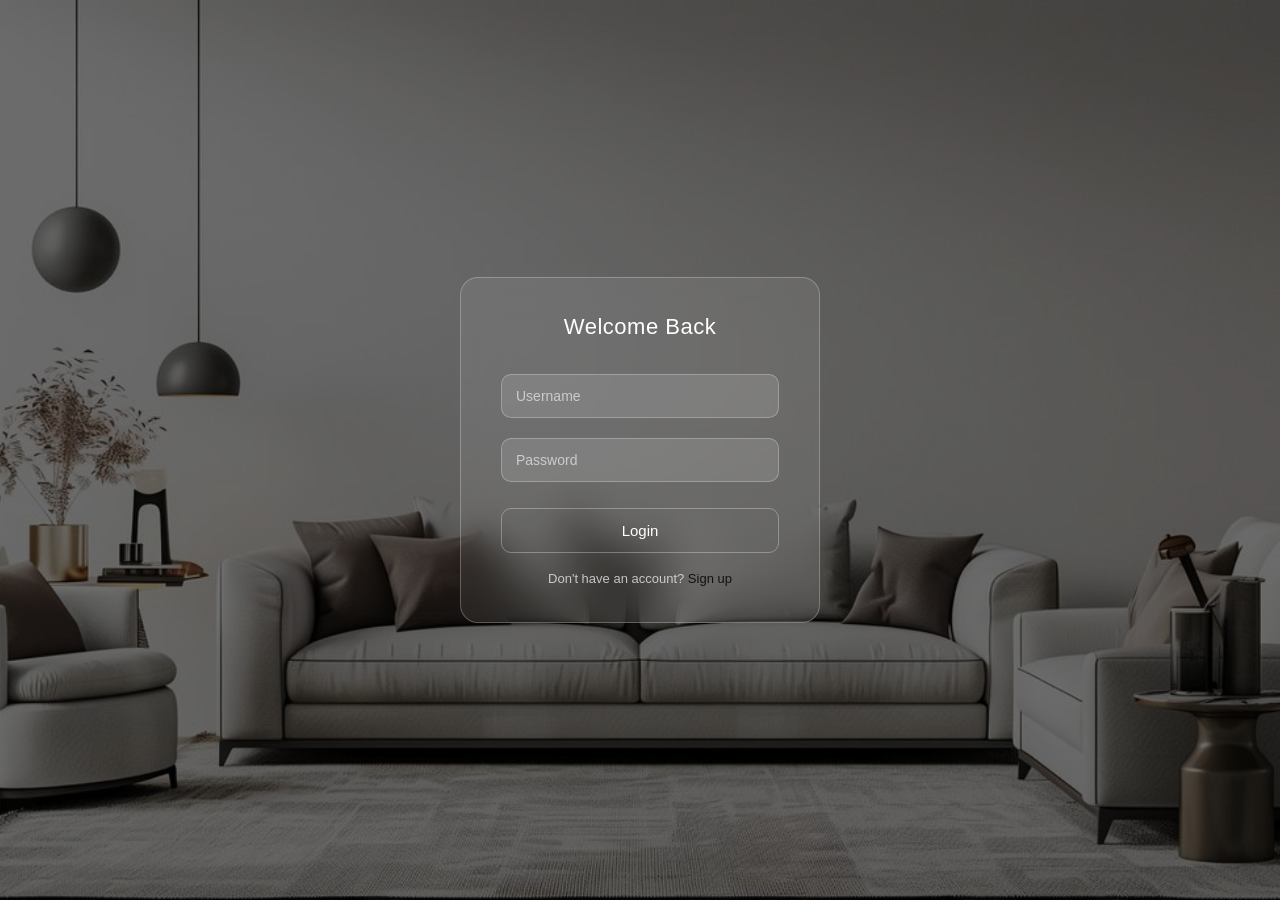
<file: Frontend/pages/login.html>
<!DOCTYPE html>
<html>
<head>
    <title>Login</title>
    <link rel="stylesheet" href="../css/login.css">
</head>
<body>

<div class="login-box" id="loginBox">
    <h2>Welcome Back</h2>
    <input type="text" id="loginUser" placeholder="Username">
    <input type="password" id="loginPass" placeholder="Password">
    <button onclick="login()">Login</button>
    <p id="loginMsg"></p>
    <p class="link-text">Don't have an account? <a href="#" onclick="showSignup()">Sign up</a></p>
</div>

<div class="signup-box" id="signupBox">
    <h2>Create Account</h2>
    <input type="text" id="signupUser" placeholder="Username">
    <input type="password" id="signupPass" placeholder="Password">
    <button onclick="signup()">Sign Up</button>
    <p id="signupMsg"></p>
    <p class="link-text">Already have an account? <a href="#" onclick="showLogin()">Login</a></p>
</div>

<script src="../js/login.js"></script>
<script>
function showSignup() {
    document.getElementById("loginBox").style.display = "none";
    document.getElementById("signupBox").style.display = "block";
}

function showLogin() {
    document.getElementById("signupBox").style.display = "none";
    document.getElementById("loginBox").style.display = "block";
}
</script>

</body>
</html>
</file>
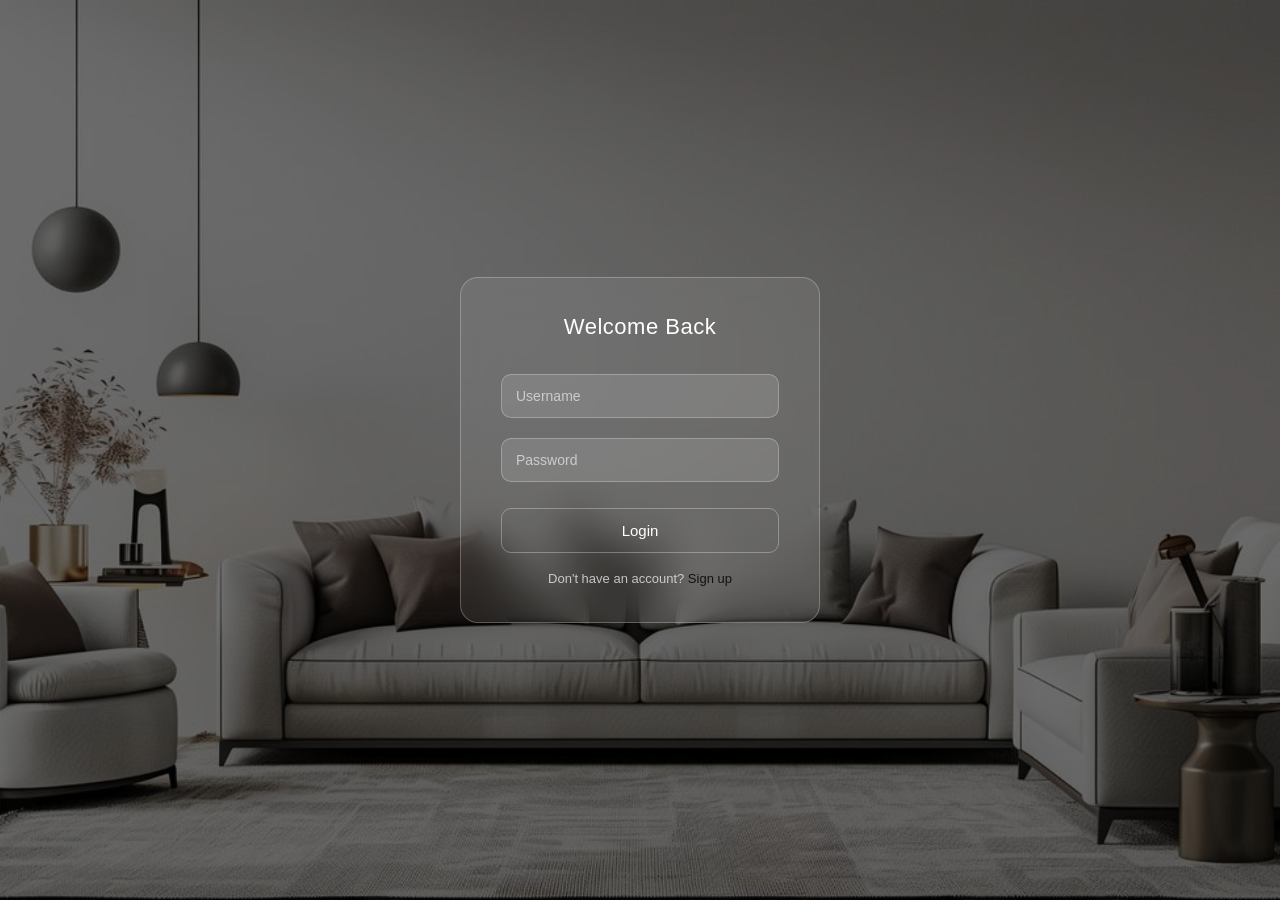
<file: Frontend/pages/orders.html>
<!DOCTYPE html>
<html>
<head>
    <title>My Orders</title>
    <link rel="stylesheet" href="../css/products.css">
    <link rel="stylesheet" href="../css/orders.css">
    <link rel="stylesheet" href="https://cdnjs.cloudflare.com/ajax/libs/font-awesome/6.5.0/css/all.min.css">
</head>
<body>

<div class="navbar">

    <div class="nav-left">
        <div class="logo">
            Zenvora <span>Living</span>
        </div>
    </div>

    <div class="nav-right">

        <a href="products.html" class="icon">
            <i class="fa-solid fa-house"></i>
        </a>

        <div class="profile">
            <div class="icon profile-btn">
                <i class="fa-regular fa-user"></i>
            </div>

            <div class="dropdown" id="profileMenu">
                <div class="user-name" id="userDisplay">User</div>
                <a href="#" id="logoutBtn">Logout</a>
            </div>
        </div>

    </div>

</div>

<div id="orders"></div>

<script>
    document.addEventListener("DOMContentLoaded", function () {

const profileBtn = document.querySelector(".profile-btn");
const profileMenu = document.getElementById("profileMenu");
const logoutBtn = document.getElementById("logoutBtn");

let user = localStorage.getItem("user");
if (user) {
    document.getElementById("userDisplay").innerText = "Hi, " + user;
}

profileBtn.addEventListener("click", function (e) {
    e.stopPropagation();
    profileMenu.classList.toggle("show");
});

logoutBtn.addEventListener("click", function (e) {
    e.preventDefault();
    localStorage.removeItem("user");
    window.location.href = "login.html";
});

document.addEventListener("click", function () {
    profileMenu.classList.remove("show");
});

});
</script>

<script>
let username = localStorage.getItem("user");

if (!username) {
    alert("Login required");
    window.location.href = "login.html";
}

fetch(`http://localhost:8081/order/${username}`)
.then(res => {
    if (!res.ok) {
        throw new Error("API not found");
    }
    return res.json();
})
.then(data => {

let container = document.getElementById("orders");
container.innerHTML = "";


if (!data || data.length === 0) {
    container.innerHTML = `
        <div class="empty-orders">
            <i class="fa-solid fa-box-open"></i>
            <h3>No Orders Placed</h3>
            <p>Your orders will appear here once you place them.</p>
        </div>
    `;
    return;
}

data.forEach(order => {
    container.innerHTML += `
    <div class="order-card">
        <h3>${order.product_name}</h3>
        <p>Qty: ${order.quantity}</p>
        <p>Total: ₹${order.total}</p>
        <p>${order.order_date}</p>
    </div>
    `;
});
});
</script>

</body>
</html>
</file>
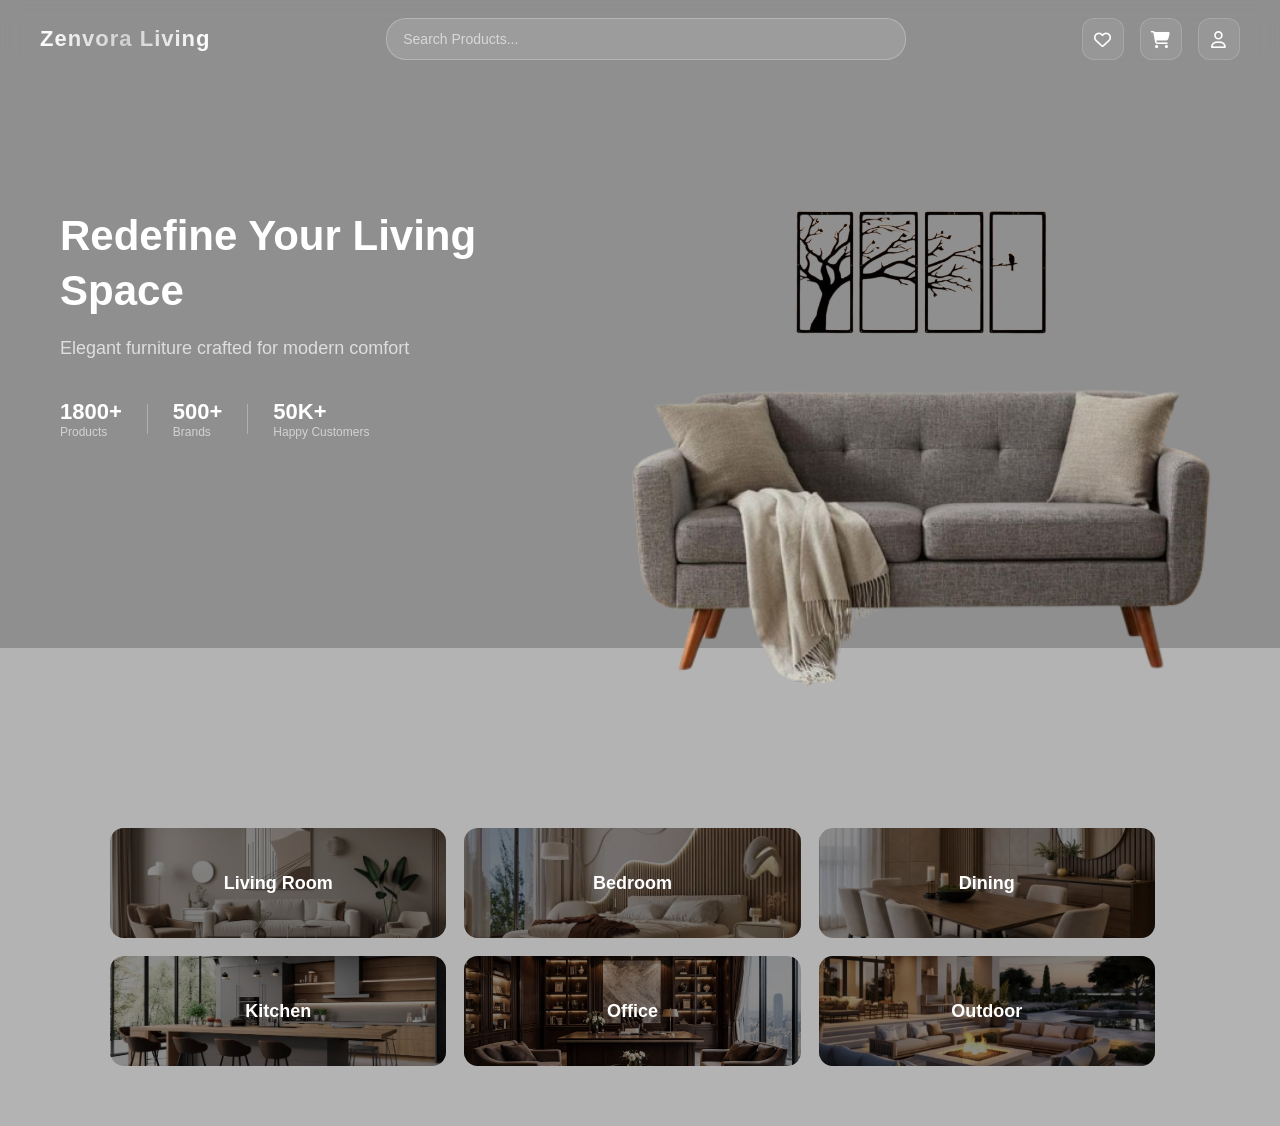
<file: Frontend/pages/products.html>
<!DOCTYPE html>
<html>
<head>
    <title>Products Dashboard</title>
    <link rel="stylesheet" href="../css/products.css">
    <link rel="stylesheet" href="https://cdnjs.cloudflare.com/ajax/libs/font-awesome/6.5.0/css/all.min.css">
</head>
<body>


<div class="navbar">

    <div class="logo">
        Zenvora <span>Living</span>
    </div>

    <div class="search-box">
        <input type="text" id="searchInput" placeholder="Search Products...">
    </div>

    <div class="icons">

        <div class="icon" onclick="goToWishlist()">
            <i class="fa-regular fa-heart"></i>
        </div>
        
        <div class="icon" onclick="goToCart()" style="position:relative;">
            <i class="fa-solid fa-cart-shopping"></i>
            <span id="cartCount" class="badge">0</span>
        </div>
    
        <div class="profile">
            <div class="icon profile-btn">
                <i class="fa-regular fa-user"></i>
            </div>
        
            <div class="dropdown" id="profileMenu">
                <div class="user-name" id="userDisplay">User</div>
        
                <a href="orders.html">My Orders</a>
                <a href="#" id="logoutBtn">Logout</a>
            </div>
        </div>
    
    </div>
</div>

<div class="split-hero">

    <div class="hero-left">
        <h1>Redefine Your Living Space</h1>

        <p>Elegant furniture crafted for modern comfort</p>

        <div class="hero-stats">
            <div class="stat">
                <h3>1800+</h3>
                <p>Products</p>
            </div>

            <div class="divider"></div>

            <div class="stat">
                <h3>500+</h3>
                <p>Brands</p>
            </div>

            <div class="divider"></div>

            <div class="stat">
                <h3>50K+</h3>
                <p>Happy Customers</p>
            </div>
        </div>
    </div>

    <div class="hero-right">
        <img src="../images/bgd/bg3.png" class="top-img">
        <img src="../images/bgd/bg2.png" class="main-img">
    </div>

</div>

<div class="category-section">

    <button class="cat-btn living" onclick="goToCategory('living')">
        <span>Living Room</span>
    </button>
    
    <button class="cat-btn bedroom" onclick="goToCategory('bedroom')">
        <span>Bedroom</span>
    </button>
    
    <button class="cat-btn dining" onclick="goToCategory('dining')">
        <span>Dining</span>
    </button>
    
    <button class="cat-btn kitchen" onclick="goToCategory('kitchen')">
        <span>Kitchen</span>
    </button>
    
    <button class="cat-btn office" onclick="goToCategory('office')">
        <span>Office</span>
    </button>
    
    <button class="cat-btn outdoor" onclick="goToCategory('outdoor')">
        <span>Outdoor</span>
    </button>

</div>

<div id="products"></div>

<script>
    document.addEventListener("DOMContentLoaded", function () {
    
        const profileBtn = document.querySelector(".profile-btn");
        const profileMenu = document.getElementById("profileMenu");
        const logoutBtn = document.getElementById("logoutBtn");
    
        let user = localStorage.getItem("user");
        if (user) {
            document.getElementById("userDisplay").innerText = "Hi, " + user;
        }
    
        profileBtn.addEventListener("click", function (e) {
            e.stopPropagation();
            profileMenu.classList.toggle("show");
        });
    
        logoutBtn.addEventListener("click", function (e) {
            e.preventDefault();
            e.stopPropagation();
    
            localStorage.removeItem("user");
    
            window.location.href = "login.html";
        });
    
        document.addEventListener("click", function () {
            profileMenu.classList.remove("show");
        });
    
    });
    </script>

<script>
    let cartItems = [];
    fetch("http://localhost:8081/products")
.then(res => res.json())
.then(data => {

const container = document.getElementById("products");
container.innerHTML = "";

const categories = ["living", "bedroom", "dining", "kitchen", "office", "outdoor"];

categories.forEach(cat => {

    let filtered = data
        .filter(item => item.category === cat)
        .slice(0, 4);

    filtered.forEach(item => {
        container.innerHTML += `
        <div class="product-card">

            <img src="../images/${item.image}">

            <div class="product-info">

                <h3>${item.name}</h3>
                <p>₹${item.price}</p>

                <div class="product-bottom">
                    <div class="rating">
                        <i class="fa-solid fa-star"></i>
                        <i class="fa-solid fa-star"></i>
                        <i class="fa-solid fa-star"></i>
                        <i class="fa-solid fa-star"></i>
                        <i class="fa-regular fa-star"></i>
                    </div>
    
                        <div class="actions">
                            <i class="fa-regular fa-heart wishlist-btn" data-id="${item.id}"></i>
                            <i class="fa-solid fa-cart-shopping cart-btn" data-id="${item.id}"></i>
                        </div>
                    </div>

            </div>

        </div>
        `;
    });

});
loadWishlistState();
loadCartState();
loadCartCount();

});
</script>

<script>
    function goToCategory(cat) {
        window.location.href = `category.html?cat=${cat}`;
    }
    </script>

    <script>
        function goToCart() {
    window.location.href = "cart.html";
}

function goToWishlist() {
    window.location.href = "wishlist.html"; 
}
    </script>

<script>
    function loadCartCount() {

let username = localStorage.getItem("user");

if (!username) return;

fetch(`http://localhost:8081/cart/count/${username}`)
.then(res => res.json())
.then(data => {

    let badge = document.getElementById("cartCount");
    let count = data.count;

    if (count == 0) {
        badge.style.display = "none";
    } 
    else {
        badge.style.display = "flex";
        badge.innerText = count;

        badge.classList.add("animate");

        setTimeout(() => {
            badge.classList.remove("animate");
        }, 300);
    }
});
}   
    
    function toggleCart(productId, element) {

let username = localStorage.getItem("user");

if (element.classList.contains("active")) {

    fetch("http://localhost:8081/cart/delete", {
        method: "POST",
        headers: { "Content-Type": "application/json" },
        body: JSON.stringify({ username, product_id: productId })
    })
    .then(() => {
        element.classList.remove("active");
        loadCartCount();   
        updateCartBadgeGlobal();
    });

} else {

    fetch("http://localhost:8081/cart/add", {
        method: "POST",
        headers: { "Content-Type": "application/json" },
        body: JSON.stringify({ username, product_id: productId })
    })
    .then(() => {
        element.classList.add("active");
        loadCartCount();   
        updateCartBadgeGlobal();
    });
}
}
    
    loadCartCount();

function loadCart() {

let username = localStorage.getItem("user");

fetch(`http://localhost:8081/cart/${username}`)
.then(res => res.json())
.then(data => {

    let container = document.querySelector(".cart-left");
    container.innerHTML = "";

    let total = 0;

    data.forEach(item => {

        total += item.price * item.quantity;

        container.innerHTML += `
        <div class="cart-item">

            <div class="cart-img">
                <img src="../images/${item.image}">
            </div>

            <div class="cart-details">

                <h3>${item.name}</h3>

                <div class="qty-box">

                    <button onclick="decreaseQty(${item.id})">-</button>

                    <span>${item.quantity}</span>

                    <button onclick="increaseQty(${item.id})">+</button>

                    <i class="fa-solid fa-trash delete"
                       onclick="deleteItem(${item.id})"></i>

                </div>
            </div>

            <div class="cart-price">
                ₹${item.price}
            </div>

        </div>
        `;
    });

    document.querySelector(".summary-row.total span:last-child")
    .innerText = "₹" + total;

});

}   

function increaseQty(productId) {

let username = localStorage.getItem("user");

fetch("http://localhost:8081/cart/increase", {
    method: "POST",
    headers: { "Content-Type": "application/json" },
    body: JSON.stringify({
        username,
        product_id: productId
    })
})
.then(() => loadCart());

}

function decreaseQty(productId) {

let username = localStorage.getItem("user");

fetch("http://localhost:8081/cart/decrease", {
    method: "POST",
    headers: { "Content-Type": "application/json" },
    body: JSON.stringify({
        username,
        product_id: productId
    })
})
.then(() => loadCart());

}

function deleteItem(productId) {

let username = localStorage.getItem("user");

fetch("http://localhost:8081/cart/delete", {
    method: "POST",
    headers: { "Content-Type": "application/json" },
    body: JSON.stringify({
        username,
        product_id: productId
    })
})
.then(() => loadCart());

}

function loadCartState() {

let username = localStorage.getItem("user");

if (!username) return;

fetch(`http://localhost:8081/cart/exists/${username}`)
.then(res => res.json())
.then(data => {

    cartItems = data;

    document.querySelectorAll(".cart-btn").forEach(btn => {

        let id = parseInt(btn.getAttribute("data-id"));

        if (cartItems.includes(id)) {
    btn.classList.add("active");
} else {
    btn.classList.remove("active");
}
    });
});

}

document.addEventListener("click", function (e) {

if (e.target.classList.contains("cart-btn")) {

    let id = e.target.getAttribute("data-id");
    toggleCart(id, e.target);

    e.target.classList.add("animate");
    setTimeout(() => {
        e.target.classList.remove("animate");
    }, 300);
}

if (e.target.classList.contains("wishlist-btn")) {

let productId = e.target.getAttribute("data-id");
let username = localStorage.getItem("user");

e.target.classList.add("bounce");

setTimeout(() => {
    e.target.classList.remove("bounce");
}, 400);

if (e.target.classList.contains("active")) {

    fetch("http://localhost:8081/wishlist/delete", {
        method: "POST",
        headers: { "Content-Type": "application/json" },
        body: JSON.stringify({ username, product_id: productId })
    })
    .then(() => {
        e.target.classList.remove("active","fa-solid");
        e.target.classList.add("fa-regular");
    });

} else {

    fetch("http://localhost:8081/wishlist/add", {
        method: "POST",
        headers: { "Content-Type": "application/json" },
        body: JSON.stringify({ username, product_id: productId })
    })
    .then(() => {
        e.target.classList.add("active","fa-solid");
        e.target.classList.remove("fa-regular");
    });

}
}

});
    </script>
    
    <script>
        function loadWishlistState() {

let username = localStorage.getItem("user");
if (!username) return;

fetch(`http://localhost:8081/wishlist/exists/${username}`)
.then(res => res.json())
.then(data => {

    document.querySelectorAll(".wishlist-btn").forEach(btn => {

        let id = parseInt(btn.getAttribute("data-id"));

        if (data.includes(id)) {
            btn.classList.add("active");
            btn.classList.add("fa-solid");
            btn.classList.remove("fa-regular");
        } else {
            btn.classList.remove("active");
            btn.classList.remove("fa-solid");
            btn.classList.add("fa-regular");
        }

    });

});
} 
    </script>

<script>
    function updateCartBadgeGlobal() {

let username = localStorage.getItem("user");
if (!username) return;

fetch(`http://localhost:8081/cart/count/${username}`)
.then(res => res.json())
.then(data => {

let badge = document.getElementById("cartCount");
if (!badge) return;

let count = data.count || 0;

if (count == 0) {
    badge.style.display = "none";
} else {
    badge.style.display = "flex";
    badge.innerText = count;

    badge.classList.add("animate");
    setTimeout(() => {
        badge.classList.remove("animate");
    }, 300);
}
});
}
</script>

<script>
    let allProducts = [];

fetch("http://localhost:8081/products")
.then(res => res.json())
.then(data => {

    allProducts = data;

    const container = document.getElementById("products");
    container.innerHTML = "";

    const categories = ["living", "bedroom", "dining", "kitchen", "office", "outdoor"];

    categories.forEach(cat => {

        let filtered = data
            .filter(item => item.category === cat)
            .slice(0, 4);

        filtered.forEach(item => {
            container.innerHTML += `
            <div class="product-card">

                <img src="../images/${item.image}">

                <div class="product-info">

                    <h3>${item.name}</h3>
                    <p>₹${item.price}</p>

                    <div class="product-bottom">
                        <div class="rating">
                            <i class="fa-solid fa-star"></i>
                            <i class="fa-solid fa-star"></i>
                            <i class="fa-solid fa-star"></i>
                            <i class="fa-solid fa-star"></i>
                            <i class="fa-regular fa-star"></i>
                        </div>

                        <div class="actions">
                            <i class="fa-regular fa-heart wishlist-btn" data-id="${item.id}"></i>
                            <i class="fa-solid fa-cart-shopping cart-btn" data-id="${item.id}"></i>
                        </div>
                    </div>

                </div>

            </div>
            `;
        });

    });

    loadWishlistState();
    loadCartState();
    loadCartCount();
});

document.getElementById("searchInput").addEventListener("input", function () {

let value = this.value.toLowerCase().trim();

const container = document.getElementById("products");
container.innerHTML = "";

if (value === "") {

    const categories = ["living", "bedroom", "dining", "kitchen", "office", "outdoor"];

    categories.forEach(cat => {

        let filtered = allProducts
            .filter(item => item.category === cat)
            .slice(0, 4);

        filtered.forEach(item => {
            container.innerHTML += `
            <div class="product-card">

                <img src="../images/${item.image}">

                <div class="product-info">

                    <h3>${item.name}</h3>
                    <p>₹${item.price}</p>

                    <div class="product-bottom">
                        <div class="rating">
                            <i class="fa-solid fa-star"></i>
                            <i class="fa-solid fa-star"></i>
                            <i class="fa-solid fa-star"></i>
                            <i class="fa-solid fa-star"></i>
                            <i class="fa-regular fa-star"></i>
                        </div>

                        <div class="actions">
                            <i class="fa-regular fa-heart wishlist-btn" data-id="${item.id}"></i>
                            <i class="fa-solid fa-cart-shopping cart-btn" data-id="${item.id}"></i>
                        </div>
                    </div>

                </div>

            </div>
            `;
        });

    });

    return;
}

let filtered = allProducts.filter(p =>
    (p.name + " " + p.category).toLowerCase().includes(value)
);

filtered.forEach(item => {
    container.innerHTML += `
    <div class="product-card">

        <img src="../images/${item.image}">

        <div class="product-info">

            <h3>${item.name}</h3>
            <p>₹${item.price}</p>

            <div class="product-bottom">
                <div class="rating">
                    <i class="fa-solid fa-star"></i>
                    <i class="fa-solid fa-star"></i>
                    <i class="fa-solid fa-star"></i>
                    <i class="fa-solid fa-star"></i>
                    <i class="fa-regular fa-star"></i>
                </div>

                <div class="actions">
                    <i class="fa-regular fa-heart wishlist-btn" data-id="${item.id}"></i>
                    <i class="fa-solid fa-cart-shopping cart-btn" data-id="${item.id}"></i>
                </div>
            </div>

        </div>

    </div>
    `;
});

});
</script>

<script>
    document.getElementById("searchInput").addEventListener("keypress", function (e) {
    if (e.key === "Enter") {

        this.dispatchEvent(new Event("input"));

        document.getElementById("products").scrollIntoView({
            behavior: "smooth",
            block: "start"
        });
    }
});
    </script>

</body>
</html>
</file>
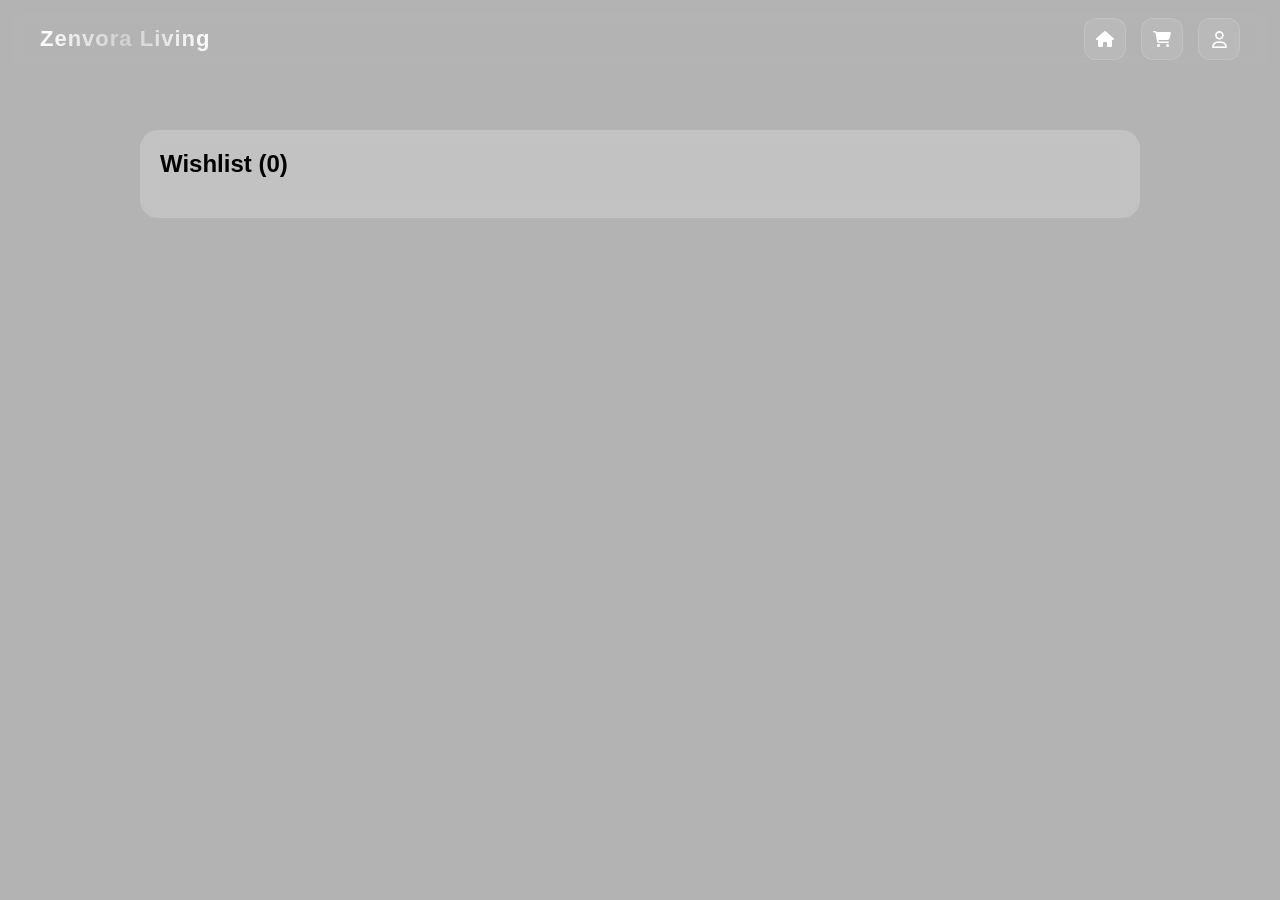
<file: Frontend/pages/wishlist.html>
<!DOCTYPE html>
<html>
<head>
    <title>Wishlist</title>

    <link rel="stylesheet" href="../css/wishlist.css">
    <link rel="stylesheet" href="../css/products.css">
    <link rel="stylesheet" href="https://cdnjs.cloudflare.com/ajax/libs/font-awesome/6.5.0/css/all.min.css">
</head>

<body>


<div class="navbar">

    <div class="nav-left">
        <div class="logo">Zenvora <span>Living</span></div>
    </div>

    <div class="nav-right">

        <a href="products.html" class="icon-box">
            <i class="fa-solid fa-house"></i>
        </a>

        <a href="cart.html" class="icon-box" style="position:relative;">
            <i class="fa-solid fa-cart-shopping"></i>
            <span id="cartCount" class="badge">0</span>
        </a>

        
        <div class="profile">
            <div class="icon profile-btn">
                <i class="fa-regular fa-user"></i>
            </div>
        
            <div class="dropdown" id="profileMenu">
                <div class="user-name" id="userDisplay">User</div>
        
                <a href="orders.html">My Orders</a>
                <a href="#" id="logoutBtn">Logout</a>
            </div>
        </div>

    </div>

</div>


<div class="wishlist-box">

    <h2 class="wishlist-title">
        Wishlist (<span id="wishlistCount">0</span>)
    </h2>

    <div class="wishlist-container"></div>

</div>

<script>
function loadWishlist() {

    let username = localStorage.getItem("user");

    fetch(`http://localhost:8081/wishlist/${username}`)
    .then(res => res.json())
    .then(data => {

        let container = document.querySelector(".wishlist-container");
        container.innerHTML = "";

        let count = 0;

        data.forEach(item => {

            count++;

            container.innerHTML += `
<div class="wishlist-item">

    <img src="../images/${item.image}" class="wish-img">

    <div class="wish-details">
        <h3>${item.name}</h3>
        <p>₹${item.price}</p>
    </div>

    <div class="wish-actions">

    <i class="fa-solid fa-cart-shopping action-icon cart-icon"
       onclick="moveToCart(${item.product_id})"></i>

    <i class="fa-solid fa-trash delete delete-icon"
       onclick="removeWishlist(${item.product_id})"></i>
    </div>

</div>
`;
        });

        document.getElementById("wishlistCount").innerText = count;

    });
}

window.onload = function () {
    loadWishlist();
    updateCartBadge();
};


function removeWishlist(id){
    let username = localStorage.getItem("user");

    fetch("http://localhost:8081/wishlist/delete", {
        method:"POST",
        headers:{ "Content-Type":"application/json" },
        body: JSON.stringify({
            username: username,
            product_id: id
        })
    })
    .then(res => res.text())
    .then(() => loadWishlist());
}

function moveToCart(id){
    let username = localStorage.getItem("user");

    fetch("http://localhost:8081/cart/add", {
        method:"POST",
        headers:{ "Content-Type":"application/json" },
        body: JSON.stringify({
            username: username,
            product_id: id
        })
    })
    .then(res => res.text())
    .then(() => {

        return fetch("http://localhost:8081/wishlist/delete", {
            method:"POST",
            headers:{ "Content-Type":"application/json" },
            body: JSON.stringify({
                username: username,
                product_id: id
            })
        });

    })
    .then(() => {
        loadWishlist();
        updateCartBadge();
    });
}
</script>

<script>
    function updateCartBadge() {

let username = localStorage.getItem("user");
if (!username) return;

fetch(`http://localhost:8081/cart/count/${username}`)
.then(res => res.json())
.then(data => {

    let badge = document.getElementById("cartCount");
    let count = data.count || 0;

    if (!badge) return;

    if (count == 0) {
        badge.style.display = "none";
    } else {
        badge.style.display = "flex";
        badge.innerText = count;
        badge.classList.add("animate");

        setTimeout(() => {
            badge.classList.remove("animate");
        }, 300);
    }
});
}
</script>

<script>
    document.addEventListener("DOMContentLoaded", function () {
    
        const profileBtn = document.querySelector(".profile-btn");
        const profileMenu = document.getElementById("profileMenu");
        const logoutBtn = document.getElementById("logoutBtn");
    
        let user = localStorage.getItem("user");
        if (user) {
            document.getElementById("userDisplay").innerText = "Hi, " + user;
        }
    
        profileBtn.addEventListener("click", function (e) {
            e.stopPropagation();
            profileMenu.classList.toggle("show");
        });
    
        logoutBtn.addEventListener("click", function (e) {
            e.preventDefault();
            e.stopPropagation();
    
            localStorage.removeItem("user");
            window.location.href = "login.html";
        });
    
        document.addEventListener("click", function () {
            profileMenu.classList.remove("show");
        });
    
    });
    </script>

</body>
</html>
</file>
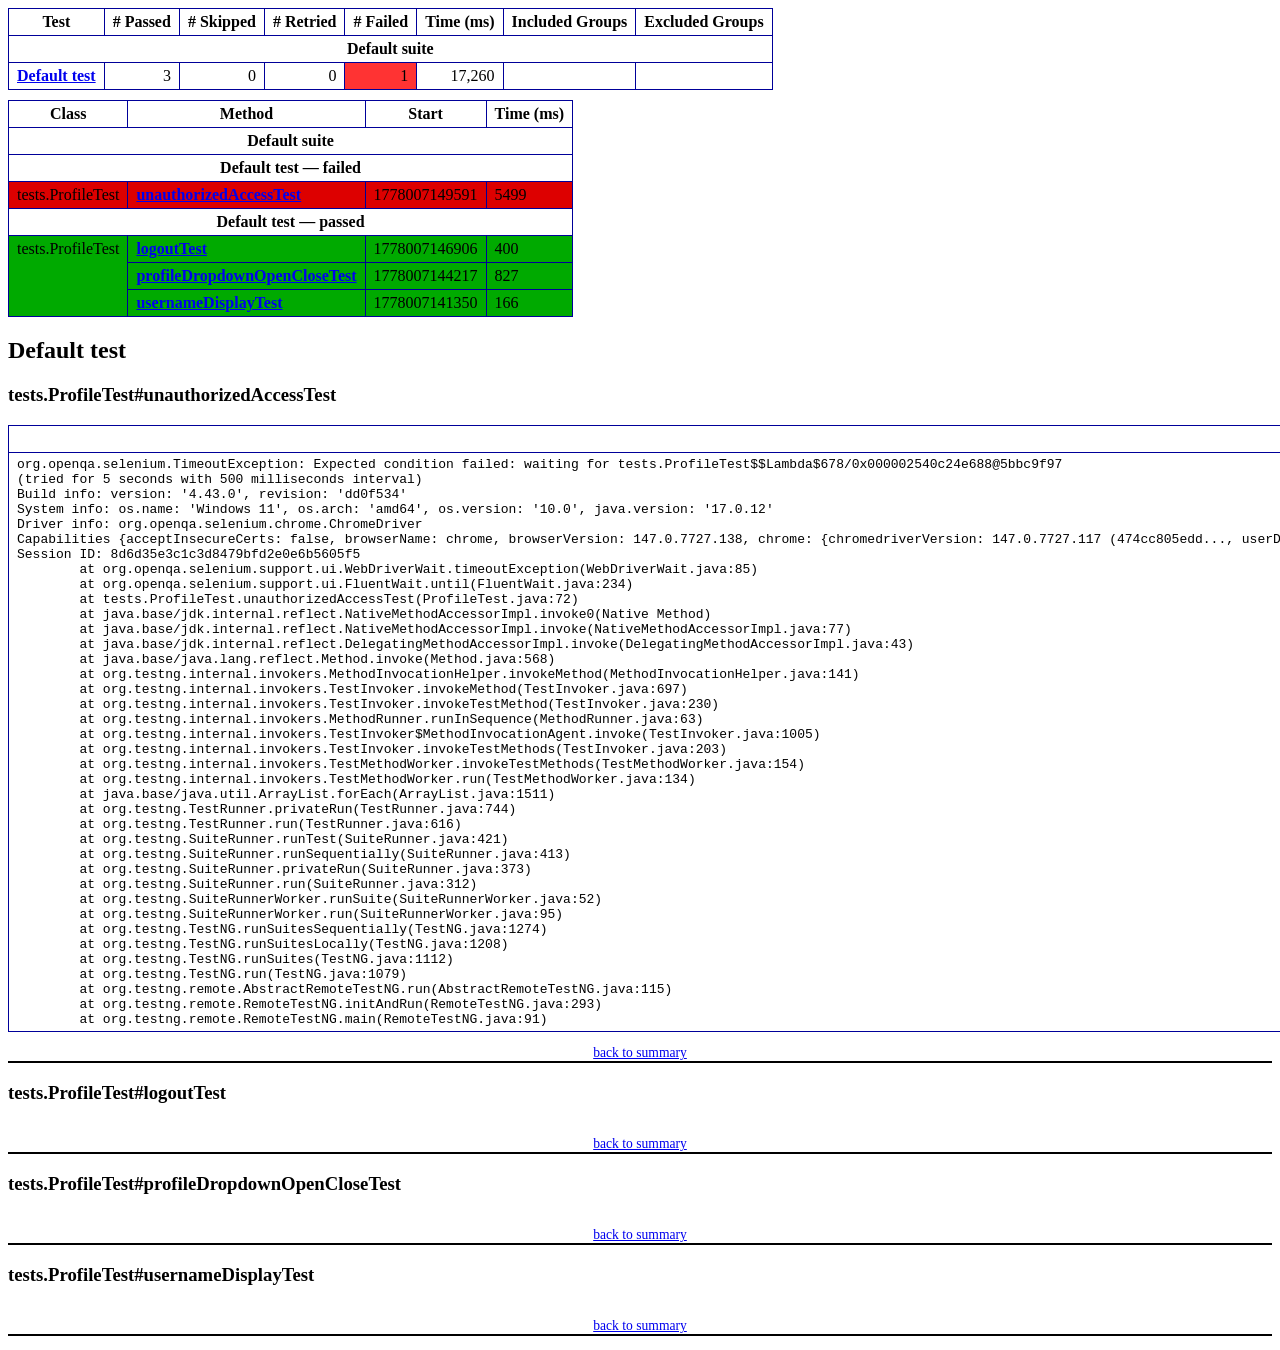
<file: Automation/zenvora-automation/test-output/emailable-report.html>
<!DOCTYPE html PUBLIC "-//W3C//DTD XHTML 1.1//EN" "https://www.w3.org/TR/xhtml11/DTD/xhtml11.dtd">
<html xmlns="https://www.w3.org/1999/xhtml">
<head>
<meta http-equiv="content-type" content="text/html; charset=UTF-8"/>
<title>TestNG Report</title>
<style type="text/css">table {margin-bottom:10px;border-collapse:collapse;empty-cells:show}th,td {border:1px solid #009;padding:.25em .5em}th {vertical-align:bottom}td {vertical-align:top}table a {font-weight:bold}.stripe td {background-color: #E6EBF9}.num {text-align:right}.passedodd td {background-color: #3F3}.passedeven td {background-color: #0A0}.skippedodd td {background-color: #DDD}.skippedeven td {background-color: #CCC}.failedodd td,.attn {background-color: #F33}.failedeven td,.stripe .attn {background-color: #D00}.stacktrace {white-space:pre;font-family:monospace}.totop {font-size:85%;text-align:center;border-bottom:2px solid #000}.invisible {display:none}</style>
</head>
<body>
<table>
<tr><th>Test</th><th># Passed</th><th># Skipped</th><th># Retried</th><th># Failed</th><th>Time (ms)</th><th>Included Groups</th><th>Excluded Groups</th></tr>
<tr><th colspan="8">Default suite</th></tr>
<tr><td><a href="#t0">Default test</a></td><td class="num">3</td><td class="num">0</td><td class="num">0</td><td class="num attn">1</td><td class="num">17,260</td><td></td><td></td></tr>
</table>
<table id='summary'><thead><tr><th>Class</th><th>Method</th><th>Start</th><th>Time (ms)</th></tr></thead><tbody><tr><th colspan="4">Default suite</th></tr></tbody><tbody id="t0"><tr><th colspan="4">Default test &#8212; failed</th></tr><tr class="failedeven"><td rowspan="1">tests.ProfileTest</td><td><a href="#m0">unauthorizedAccessTest</a></td><td rowspan="1">1778007149591</td><td rowspan="1">5499</td></tr><tr><th colspan="4">Default test &#8212; passed</th></tr><tr class="passedeven"><td rowspan="3">tests.ProfileTest</td><td><a href="#m1">logoutTest</a></td><td rowspan="1">1778007146906</td><td rowspan="1">400</td></tr><tr class="passedeven"><td><a href="#m2">profileDropdownOpenCloseTest</a></td><td rowspan="1">1778007144217</td><td rowspan="1">827</td></tr><tr class="passedeven"><td><a href="#m3">usernameDisplayTest</a></td><td rowspan="1">1778007141350</td><td rowspan="1">166</td></tr></tbody>
</table>
<h2>Default test</h2><h3 id="m0">tests.ProfileTest#unauthorizedAccessTest</h3><table class="result"><tr><th>Exception</th></tr><tr><td><div class="stacktrace">org.openqa.selenium.TimeoutException: Expected condition failed: waiting for tests.ProfileTest$$Lambda$678/0x000002540c24e688@5bbc9f97
(tried for 5 seconds with 500 milliseconds interval)
Build info: version: &apos;4.43.0&apos;, revision: &apos;dd0f534&apos;
System info: os.name: &apos;Windows 11&apos;, os.arch: &apos;amd64&apos;, os.version: &apos;10.0&apos;, java.version: &apos;17.0.12&apos;
Driver info: org.openqa.selenium.chrome.ChromeDriver
Capabilities {acceptInsecureCerts: false, browserName: chrome, browserVersion: 147.0.7727.138, chrome: {chromedriverVersion: 147.0.7727.117 (474cc805edd..., userDataDir: C:\Users\POORNI~1\AppData\L...}, fedcm:accounts: true, goog:chromeOptions: {debuggerAddress: localhost:57358}, goog:processID: 23580, networkConnectionEnabled: false, pageLoadStrategy: normal, platformName: windows, proxy: Proxy(), se:cdp: ws://localhost:57358/devtoo..., se:cdpVersion: 147.0.7727.138, setWindowRect: true, strictFileInteractability: false, timeouts: {implicit: 0, pageLoad: 300000, script: 30000}, unhandledPromptBehavior: dismiss and notify, webauthn:extension:credBlob: true, webauthn:extension:largeBlob: true, webauthn:extension:minPinLength: true, webauthn:extension:prf: true, webauthn:virtualAuthenticators: true}
Session ID: 8d6d35e3c1c3d8479bfd2e0e6b5605f5
	at org.openqa.selenium.support.ui.WebDriverWait.timeoutException(WebDriverWait.java:85)
	at org.openqa.selenium.support.ui.FluentWait.until(FluentWait.java:234)
	at tests.ProfileTest.unauthorizedAccessTest(ProfileTest.java:72)
	at java.base/jdk.internal.reflect.NativeMethodAccessorImpl.invoke0(Native Method)
	at java.base/jdk.internal.reflect.NativeMethodAccessorImpl.invoke(NativeMethodAccessorImpl.java:77)
	at java.base/jdk.internal.reflect.DelegatingMethodAccessorImpl.invoke(DelegatingMethodAccessorImpl.java:43)
	at java.base/java.lang.reflect.Method.invoke(Method.java:568)
	at org.testng.internal.invokers.MethodInvocationHelper.invokeMethod(MethodInvocationHelper.java:141)
	at org.testng.internal.invokers.TestInvoker.invokeMethod(TestInvoker.java:697)
	at org.testng.internal.invokers.TestInvoker.invokeTestMethod(TestInvoker.java:230)
	at org.testng.internal.invokers.MethodRunner.runInSequence(MethodRunner.java:63)
	at org.testng.internal.invokers.TestInvoker$MethodInvocationAgent.invoke(TestInvoker.java:1005)
	at org.testng.internal.invokers.TestInvoker.invokeTestMethods(TestInvoker.java:203)
	at org.testng.internal.invokers.TestMethodWorker.invokeTestMethods(TestMethodWorker.java:154)
	at org.testng.internal.invokers.TestMethodWorker.run(TestMethodWorker.java:134)
	at java.base/java.util.ArrayList.forEach(ArrayList.java:1511)
	at org.testng.TestRunner.privateRun(TestRunner.java:744)
	at org.testng.TestRunner.run(TestRunner.java:616)
	at org.testng.SuiteRunner.runTest(SuiteRunner.java:421)
	at org.testng.SuiteRunner.runSequentially(SuiteRunner.java:413)
	at org.testng.SuiteRunner.privateRun(SuiteRunner.java:373)
	at org.testng.SuiteRunner.run(SuiteRunner.java:312)
	at org.testng.SuiteRunnerWorker.runSuite(SuiteRunnerWorker.java:52)
	at org.testng.SuiteRunnerWorker.run(SuiteRunnerWorker.java:95)
	at org.testng.TestNG.runSuitesSequentially(TestNG.java:1274)
	at org.testng.TestNG.runSuitesLocally(TestNG.java:1208)
	at org.testng.TestNG.runSuites(TestNG.java:1112)
	at org.testng.TestNG.run(TestNG.java:1079)
	at org.testng.remote.AbstractRemoteTestNG.run(AbstractRemoteTestNG.java:115)
	at org.testng.remote.RemoteTestNG.initAndRun(RemoteTestNG.java:293)
	at org.testng.remote.RemoteTestNG.main(RemoteTestNG.java:91)
</div></td></tr></table><p class="totop"><a href="#summary">back to summary</a></p>
<h3 id="m1">tests.ProfileTest#logoutTest</h3><table class="result"><tr><th class="invisible"/></tr></table><p class="totop"><a href="#summary">back to summary</a></p>
<h3 id="m2">tests.ProfileTest#profileDropdownOpenCloseTest</h3><table class="result"><tr><th class="invisible"/></tr></table><p class="totop"><a href="#summary">back to summary</a></p>
<h3 id="m3">tests.ProfileTest#usernameDisplayTest</h3><table class="result"><tr><th class="invisible"/></tr></table><p class="totop"><a href="#summary">back to summary</a></p>
</body>
</html>
</file>
<file: Frontend/css/index.css>
* { 
    margin: 0; 
    padding: 0; 
    box-sizing: border-box; 
}

body {
    font-family: 'Segoe UI', sans-serif;
    min-height: 100vh;
    position: relative;
    background: url("../images/bgd/bg1.jpg") no-repeat center center/cover;
    background-attachment: fixed;
}

body::before {
    content: "";
    position: absolute;
    inset: 0;
    background: rgba(0, 0, 0, 0.48);
    z-index: 0;
}

.navbar {
    position: relative;
    z-index: 10;
    display: flex;
    justify-content: space-between; 
    align-items: center; 
    padding: 20px 48px;
    animation: fadeDown 1s ease;
}

/* entry animation */
@keyframes fadeDown {
    from {
        opacity: 0;
        transform: translateY(-30px);
    }
    to {
        opacity: 1;
        transform: translateY(0);
    }
}

.nav-links { display: flex; gap: 32px; }

.nav-links a {
    position: relative;
    color: rgba(255,255,255,0.85);
    text-decoration: none;
    font-size: 15px;
    padding: 8px 14px;
    border-radius: 6px;
    transition: 0.3s;
    z-index: 1;
}

/*  sliding background */
.nav-links a::before {
    content: "";
    position: absolute;
    inset: 0;
    background: linear-gradient(120deg, #ffffff33, #ffffff10);
    border-radius: 6px;
    transform: scaleX(0);
    transform-origin: left;
    transition: transform 0.4s ease;
    z-index: -1;
}

/*  border glow */
.nav-links a::after {
    content: "";
    position: absolute;
    inset: 0;
    border-radius: 6px;
    border: 1px solid transparent;
    transition: 0.3s;
}

/*  hover effect */
.nav-links a:hover {
    color: #fff;
    transform: translateY(-3px) scale(1.05);
    text-shadow: 0 0 10px rgba(255,255,255,0.8);
}

/* background slide in */
.nav-links a:hover::before {
    transform: scaleX(1);
}

/* glowing border */
.nav-links a:hover::after {
    border: 1px solid rgba(255,255,255,0.6);
    box-shadow: 0 0 10px rgba(255,255,255,0.6);
}

.hero-section {
    position: relative;
    z-index: 5;
    display: flex;
    flex-direction: column;
    align-items: center;
    justify-content: flex-start;
    padding-top: 50px; 
    min-height: 85vh;
    text-align: center;
}

.hero-section h1 {
    color: #ffffff;
    font-size: 42px;
    font-weight: 600;
    line-height: 1.25;
    max-width: 580px;
    margin-bottom: 14px;
}

.hero-section h1 {
    text-shadow: 0 0 10px rgba(255,255,255,0.3);
}

.hero-section p {
    color: rgba(255,255,255,0.65);
    font-size: 16px;
    margin-bottom: 36px;
}

.hero-section button {
    position: relative;
    padding: 14px 40px;
    border-radius: 8px;
    border: 1px solid rgba(255,255,255,0.3);
    cursor: pointer;

    background: transparent; /*  important change */
    color: white;
    font-size: 16px;
    font-weight: 500;

    overflow: hidden;
    transition: 0.3s;
    z-index: 1;
}

/*  SAME LIGHT SWEEP LIKE NAV */
.hero-section button::before {
    content: "";
    position: absolute;
    top: 0;
    left: -120%;
    width: 120%;
    height: 100%;
    background: linear-gradient(
        120deg,
        transparent,
        rgba(255,255,255,0.8),
        transparent
    );
    transition: 0.6s;
}

/*  STRONG GLOW */
.hero-section button:hover {
    color: #fff;
    transform: translateY(-3px) scale(1.05);
    text-shadow: 0 0 12px rgba(255,255,255,1);
    box-shadow: 0 0 20px rgba(255,255,255,0.6);
}

/*  sweep trigger */
.hero-section button:hover::before {
    left: 120%;
}

/*  border glow */
.hero-section button:hover {
    border: 1px solid rgba(255,255,255,0.8);
}

/*  HERO ENTRY ANIMATION */
.hero-section h1,
.hero-section p,
.hero-section button {
    opacity: 0;
    transform: translateY(40px);
    animation: fadeUp 1s ease forwards;
}

/*  delay for smooth stagger effect */
.hero-section h1 {
    animation-delay: 0.3s;
}

.hero-section p {
    animation-delay: 0.6s;
}

.hero-section button {
    animation-delay: 0.9s;
}

/*  keyframes */
@keyframes fadeUp {
    from {
        opacity: 0;
        transform: translateY(40px);
    }
    to {
        opacity: 1;
        transform: translateY(0);
    }
}

/* FEATURES */
.features {
    display: flex;
    justify-content: space-around;
    padding: 60px;
    background: white;
}

.feature {
    text-align: center;
}

/* PRODUCTS */
.section-title {
    text-align: left;
    margin-left: 40px;
    font-size: 32px;
    margin-bottom: 30px;

    opacity: 0;
    transform: translateX(-80px);
    transition: 0.8s ease;
}

.section-title.show {
    opacity: 1;
    transform: translateX(0);
}

.products {
    padding: 80px 40px;
    background: #f5f5f5;
}

/* container */
.products-container {
    display: flex;
    justify-content: space-evenly; /*  equal space */
    align-items: center;
    flex-wrap: wrap;
    gap: 30px;
    perspective: 1000px;
}

/* card */
/*  PRODUCT CARD PREMIUM ANIMATION */
.product-card {
    width: 220px;
    height: 260px;
    padding: 15px;
    background: #f5f5f54d;
    border-radius: 12px;
    text-align: center;
    transition: all 0.6s ease;
    overflow: hidden; 
    opacity: 0;
    transform: translateY(80px) rotateX(15deg);
}

/*  show animation  */
.product-card.show {
    opacity: 1;
    transform: translateY(0) rotateX(0);
}

/*  hover floating effect */
.product-card:hover {
    transform: translateY(-15px) scale(1.04);
    box-shadow: 0 25px 50px rgba(0,0,0,0.25);
}

.product-card img {
    width: 100%;
    height: 150px;
    object-fit: cover;
    border-radius: 10px;
    margin-bottom: 10px;
    transition: transform 0.6s ease;
}

/*  furniture zoom feel */
.product-card:hover img {
    transform: scale(1.15) rotate(1deg);
}

.sub-title {
    text-align: left;
    margin-left: 40px;
    font-size: 24px;
    margin-top: 60px;
    margin-bottom: 20px;

    opacity: 0;
    transform: translateX(-80px);
    transition: 0.8s ease;
}

.sub-title.show {
    opacity: 1;
    transform: translateX(0);
}

.gallery {
    display: grid;
    grid-template-columns: repeat(3, 1fr);
    gap: 40px; 
    padding: 60px 40px;
    justify-items: center; 
}

.item {
    width: 100%;
    max-width: 260px;
    text-align: center;
    transition: all 0.6s ease;
    opacity: 0;
    transform: translateY(80px) scale(0.9);
}

/* when visible */
.item.show {
    opacity: 1;
    transform: translateY(0) scale(1);
}

.item img {
    width: 100%;
    height: 200px;
    object-fit: contain;
    border-radius: 10px;
    transition: transform 0.5s ease;
}

/* hover effect stronger */
.item:hover {
    transform: translateY(-10px) scale(1.05);
    transition: 0.4s ease;
}

.item:hover img {
    transform: scale(1.1);
}

.item p {
    margin-top: 12px;
    font-size: 15px;
    color: #333;
    position: relative;
    display: inline-block;
}

.item p::after {
    content: "";
    width: 0%;
    height: 2px;
    background: #333;
    position: absolute;
    left: 0;
    bottom: -4px;
    transition: 0.3s;
}

.item:hover p::after {
    width: 100%;
}

/* CORE BUSINESS */
.core-business {
    padding: 80px 40px;
    background: #fff;
}

/* TITLE */
.core-title {
    text-align: center;
    font-size: 34px;
    margin-bottom: 60px;
    opacity: 0;
    transform: translateY(50px);
    transition: 0.8s ease;
}

.core-title.show {
    opacity: 1;
    transform: translateY(0);
}

/* ROW */
.core-row {
    display: flex;
    align-items: center;
    justify-content: space-between;
    margin-bottom: 70px;
    gap: 40px;

    opacity: 0;
    transform: translateY(60px);
    transition: 0.8s ease;
}

.core-row.show {
    opacity: 1;
    transform: translateY(0);
}

/* IMAGE */
.core-img img {
    width: 350px;
    border-radius: 12px;
    transition: transform 0.4s ease;
}

.core-img img:hover {
    transform: scale(1.05);
}

/* TEXT */
.core-text {
    max-width: 400px;
}

.core-text h3 {
    font-size: 22px;
    margin-bottom: 10px;
}

.core-text p {
    color: #555555;
    line-height: 1.5;
}

/* ALIGN CONTROL */

/* Row 1 & 3 → right image */
.core-row.right-img {
    flex-direction: row;
}

/* Row 2 → left image */
.core-row.left-img {
    flex-direction: row;
}

.core-row.left-img {
    flex-direction: row;
}

.core-row.left-img {
    flex-direction: row;
}

/* IMPORTANT FIX FOR ORDER */
.core-row.left-img {
    flex-direction: row;
}

.core-row.left-img .core-img {
    order: 1;
}

.core-row.left-img .core-text {
    order: 2;
}

/* CONTACT SECTION */
.contact-section {
    padding: 80px 40px;
    background: #f5f5f554;
    position: relative;
    z-index: 5;
    opacity : 1;
}

.contact-title {
    text-align: center;
    font-size: 34px;
    margin-bottom: 50px;
}

/* LAYOUT */
.contact-container {
    display: flex;
    justify-content: space-between;
    gap: 50px;
    flex-wrap: wrap;
}

/* LEFT SIDE */
.contact-info {
    flex: 1;
    min-width: 280px;
}

.contact-info h3 {
    font-size: 24px;
    margin-bottom: 10px;
}

.contact-info p {
    margin-bottom: 10px;
    color: #0e0d0d;
}

/* RIGHT SIDE FORM */
.contact-form {
    flex: 1;
    min-width: 280px;
}

.contact-form form {
    display: flex;
    flex-direction: column;
    gap: 15px;
}

/* INPUT FIX (IMPORTANT → typing issue fix) */
.contact-form input,
.contact-form textarea {
    padding: 12px;
    border: 1px solid #ccc;
    border-radius: 8px;
    background: #f2f2f29f; 
    color: #333;
    position: relative;
    z-index: 10;
    pointer-events: auto;
}

.contact-form textarea {
    height: 120px;
    resize: none;
}

/* BUTTON */
.contact-form button {
    padding: 12px;
    border: none;
    background: rgba(0, 0, 0, 0.685);
    color: white;
    border-radius: 8px;
    cursor: pointer;
    transition: 0.3s;
}

.contact-form button:hover {
    background: #333;
    transform: scale(1.05);
}

/* FOOTER */
footer {
    text-align: center;
    padding: 20px;
    background: rgba(139, 136, 136, 0.664);
    color: white;
}

/*  LOGO STYLE */
.logo {
    font-size: 22px;
    font-weight: 600;
    color: white;
    letter-spacing: 1px;
    cursor: pointer;
    position: relative;

    animation: logoFade 1.2s ease;
}

/*  gradient text effect */
.logo {
    background: linear-gradient(90deg, #ffffff, #cfcfcf, #ffffff);
    background-clip: text;
    -webkit-background-clip: text;
    -webkit-text-fill-color: transparent;
}

/*  underline animation */
.logo::after {
    content: "";
    position: absolute;
    left: 0;
    bottom: -4px;
    width: 0%;
    height: 2px;
    background: white;
    transition: 0.4s;
}

.logo:hover::after {
    width: 100%;
}

/*  glow on hover */
.logo:hover {
    text-shadow: 0 0 10px rgba(255,255,255,0.8);
}

/*  entry animation */
@keyframes logoFade {
    from {
        opacity: 0;
        transform: translateX(-30px);
    }
    to {
        opacity: 1;
        transform: translateX(0);
    }
}
</file>
<file: Automation/zenvora-automation/test-output/testng-reports1.css>
body {
    background-color: whitesmoke;
    margin: 0 0 5px 5px;
}
ul {
     margin-top: 10px;
     margin-left:-10px;
}
 li {
     font-family: "Helvetica Neue", Helvetica, Arial, sans-serif;
     padding:5px 5px;
 }
 a {
     text-decoration: none;
     color: black;
     font-size: 14px;
 }

 a:hover {
    color:black ;
    text-decoration: underline;
 }

 .navigator-selected {
     /* #ffa500; Mouse hover color after click Orange.*/
     background:#027368
 }

 .wrapper {
     position: absolute;
     top: 60px;
     bottom: 0;
     left: 400px;
     right: 0;
     margin-right:9px;
     overflow: auto;/*imortant*/
 }

 .navigator-root {
     position: absolute;
     top: 60px;
     bottom: 0;
     left: 0;
     width: 400px;
     overflow-y: auto;/*important*/
 }

 .suite {
     margin: -5px 10px 10px 5px;
     background-color: whitesmoke ;/*Colour of the left bside box*/
 }

 .suite-name {
     font-size: 24px;
     font-family: "Helvetica Neue", Helvetica, Arial, sans-serif;/*All TEST SUITE*/
     color: white;
 }

 .main-panel-header {
     padding: 5px;
     background-color: #027368; /*afeeee*/;
     font-family: "Helvetica Neue", Helvetica, Arial, sans-serif;
     color:white;
     font-size: 18px;
 }

 .main-panel-content {
     padding: 5px;
     margin-bottom: 10px;
     background-color: #CCD0D1; /*d0ffff*/; /*Belongs to backGround of rightSide boxes*/
 }

 .rounded-window {
     border-style: dotted;
     border-width: 1px;/*Border of left Side box*/
     background-color: whitesmoke;
     border-radius: 10px;
 }

 .rounded-window-top {
     border-top-right-radius: 10px 10px;
     border-top-left-radius: 10px 10px;
     border-style: solid;
     border-width: 1px;
     overflow: auto;/*Top of RightSide box*/
 }

 .light-rounded-window-top {
     background-color: #027368;
     padding-left:120px;
     border-radius: 10px;

 }

 .rounded-window-bottom {
     border-bottom-right-radius: 10px 10px;
     border-bottom-left-radius: 10px 10px;
     overflow: auto;/*Bottom of rightSide box*/
 }

 .method-name {
     font-size: 14px;
     font-family: "Helvetica Neue", Helvetica, Arial, sans-serif;
     font-weight: bold;
 }

 .method-content {
     border-style: solid;
     border-width: 0 0 1px 0;
     margin-bottom: 10px;
     padding-bottom: 5px;
     width: 100%;
 }

 .parameters {
     font-size: 14px;
     font-family: "Helvetica Neue", Helvetica, Arial, sans-serif;
 }

 .stack-trace {
     white-space: pre;
     font-family: "Helvetica Neue", Helvetica, Arial, sans-serif;
     font-size: 12px;
     font-weight: bold;
     margin-top: 0;
     margin-left: 20px; /*Error Stack Trace Message*/
 }

 .testng-xml {
    font-family: "Helvetica Neue", Helvetica, Arial, sans-serif;
 }

 .method-list-content {
     margin-left: 10px;
 }

 .navigator-suite-content {
     margin-left: 10px;
     font: 12px 'Lucida Grande';
 }

 .suite-section-title {
     font-family: "Helvetica Neue", Helvetica, Arial, sans-serif;
     font-size: 14px;
     font-weight:bold;
     background-color: #8C8887;
     margin-left: -10px;
     margin-top:10px;
     padding:6px;
 }

 .suite-section-content {
     list-style-image: url(bullet_point.png);
     background-color: whitesmoke;
     font-family: "Helvetica Neue", Helvetica, Arial, sans-serif;
     overflow: hidden;
 }

 .top-banner-root {
     position: absolute;
     top: 0;
     height: 45px;
     left: 0;
     right: 0;
     padding: 5px;
     margin: 0 0 5px 0;
     background-color: #027368;
     font-family: "Helvetica Neue", Helvetica, Arial, sans-serif;
     font-size: 18px;
     color: #fff;
     text-align: center;/*Belongs to the Top of Report*//*Status: - Completed*/
 }

 .top-banner-title-font {
     font-size: 25px;
     font-family: "Helvetica Neue", Helvetica, Arial, sans-serif;
     padding: 3px;
     float: right;
 }

 .test-name {
     font-family: "Helvetica Neue", Helvetica, Arial, sans-serif;
     font-size: 16px;
 }

 .suite-icon {
     padding: 5px;
     float: right;
     height: 20px;
 }

 .test-group {
     font: 20px 'Lucida Grande';
     margin: 5px 5px 10px 5px;
     border-width: 0 0 1px 0;
     border-style: solid;
     padding: 5px;
 }

 .test-group-name {
     font-weight: bold;
 }

 .method-in-group {
     font-size: 16px;
     margin-left: 80px;
 }

 table.google-visualization-table-table {
     width: 100%;
 }

 .reporter-method-name {
     font-size: 14px;
     font-family: "Helvetica Neue", Helvetica, Arial, sans-serif;
 }

 .reporter-method-output-div {
     padding: 5px;
     margin: 0 0 5px 20px;
     font-size: 12px;
     font-family: "Helvetica Neue", Helvetica, Arial, sans-serif;
     border-width: 0 0 0 1px;
     border-style: solid;
 }

 .ignored-class-div {
     font-size: 14px;
     font-family: "Helvetica Neue", Helvetica, Arial, sans-serif;
 }

 .ignored-methods-div {
     padding: 5px;
     margin: 0 0 5px 20px;
     font-size: 12px;
     font-family: "Helvetica Neue", Helvetica, Arial, sans-serif;
     border-width: 0 0 0 1px;
     border-style: solid;
 }

 .border-failed {
    border-radius:2px;
     border-style: solid;
     border-width: 0 0 0 10px;
     border-color: #F20505;
 }

 .border-skipped {
     border-radius:2px;
     border-style: solid;
     border-width: 0 0 0 10px;
     border-color: #F2BE22;
 }

 .border-passed {
     border-radius:2px;
     border-style: solid;
     border-width: 0 0 0 10px;
     border-color: #038C73;
 }

 .times-div {
     text-align: center;
     padding: 5px;
 }

 .suite-total-time {
     font: 16px 'Lucida Grande';
 }

 .configuration-suite {
     margin-left: 20px;
 }

 .configuration-test {
     margin-left: 40px;
 }

 .configuration-class {
     margin-left: 60px;
 }

 .configuration-method {
     margin-left: 80px;
 }

 .test-method {
     margin-left: 100px;
 }

 .chronological-class {
     background-color: #CCD0D1;
     border-width: 0 0 1px 1px;/*Chronological*/
 }

 .method-start {
     float: right;
 }

 .chronological-class-name {
     padding: 0 0 0 5px;
     margin-top:5px;
     font-family: "Helvetica Neue", Helvetica, Arial, sans-serif;
     color: #008;
 }

 .after, .before, .test-method {
     font-family: "Helvetica Neue", Helvetica, Arial, sans-serif;
     font-size: 14px;
     margin-top:5px;
 }

 .navigator-suite-header {
     font-size: 18px;
     margin: 0px 10px 10px 5px;
     padding: 5px;
     border-radius: 10px;
     background-color: #027368;
     color: white;
     font-weight:bold;
     font-family: "Helvetica Neue", Helvetica, Arial, sans-serif;
     text-align: center; /*All Suites on top of left box*//*Status: -Completed*/
 }

 .collapse-all-icon {
     padding: 3px;
     float: right;
 }
 .button{
    position: absolute;
    margin-left:500px;
    margin-top:8px;
    background-color: white;
    color:#027368;
    font-family: "Helvetica Neue", Helvetica, Arial, sans-serif;
    font-weight:bold;
    border-color:#027368;
    border-radius:25px;
    cursor: pointer;
    height:30px;
    width:150px;
    outline: none;
}
/*Author: - Akhil Gullapalli*/
</file>
<file: Automation/zenvora-automation/test-output/testng-reports.css>
body {
    margin: 0 0 5px 5px;
}

ul {
    margin: 0;
}

li {
    list-style-type: none;
}

a {
    text-decoration: none;
}

a:hover {
    text-decoration: underline;
}

.navigator-selected {
    background: #ffa500;
}

.wrapper {
    position: absolute;
    top: 60px;
    bottom: 0;
    left: 400px;
    right: 0;
    overflow: auto;
}

.navigator-root {
    position: absolute;
    top: 60px;
    bottom: 0;
    left: 0;
    width: 400px;
    overflow-y: auto;
}

.suite {
    margin: 0 10px 10px 0;
    background-color: #fff8dc;
}

.suite-name {
    padding-left: 10px;
    font-size: 25px;
    font-family: Times, sans-serif;
}

.main-panel-header {
    padding: 5px;
    background-color: #9FB4D9; /*afeeee*/;
    font-family: monospace;
    font-size: 18px;
}

.main-panel-content {
    padding: 5px;
    margin-bottom: 10px;
    background-color: #DEE8FC; /*d0ffff*/;
}

.rounded-window {
    border-radius: 10px;
    border-style: solid;
    border-width: 1px;
}

.rounded-window-top {
    border-top-right-radius: 10px 10px;
    border-top-left-radius: 10px 10px;
    border-style: solid;
    border-width: 1px;
    overflow: auto;
}

.light-rounded-window-top {
    border-top-right-radius: 10px 10px;
    border-top-left-radius: 10px 10px;
}

.rounded-window-bottom {
    border-style: solid;
    border-width: 0 1px 1px 1px;
    border-bottom-right-radius: 10px 10px;
    border-bottom-left-radius: 10px 10px;
    overflow: auto;
}

.method-name {
    font-size: 12px;
    font-family: monospace;
}

.method-content {
    border-style: solid;
    border-width: 0 0 1px 0;
    margin-bottom: 10px;
    padding-bottom: 5px;
    width: 80%;
}

.parameters {
    font-size: 14px;
    font-family: monospace;
}

.stack-trace {
    white-space: pre;
    font-family: monospace;
    font-size: 12px;
    font-weight: bold;
    margin-top: 0;
    margin-left: 20px;
}

.testng-xml {
    font-family: monospace;
}

.method-list-content {
    margin-left: 10px;
}

.navigator-suite-content {
    margin-left: 10px;
    font: 12px 'Lucida Grande';
}

.suite-section-title {
    margin-top: 10px;
    width: 80%;
    border-style: solid;
    border-width: 1px 0 0 0;
    font-family: Times, sans-serif;
    font-size: 18px;
    font-weight: bold;
}

.suite-section-content {
    list-style-image: url(bullet_point.png);
}

.top-banner-root {
    position: absolute;
    top: 0;
    height: 45px;
    left: 0;
    right: 0;
    padding: 5px;
    margin: 0 0 5px 0;
    background-color: #0066ff;
    font-family: Times, sans-serif;
    color: #fff;
    text-align: center;
}
.button{
    position: absolute;
    margin-left:500px;
    margin-top:8px;
    background-color: white;
    color:#0066ff;
    font-family: "Helvetica Neue", Helvetica, Arial, sans-serif;
    font-weight:bold;
    border-color:#0066ff ;
    border-radius:25px;
    cursor: pointer;
    height:30px;
    width:150px;
    outline:none;

}

.top-banner-title-font {
    font-size: 25px;
}

.test-name {
    font-family: 'Lucida Grande', sans-serif;
    font-size: 16px;
}

.suite-icon {
    padding: 5px;
    float: right;
    height: 20px;
}

.test-group {
    font: 20px 'Lucida Grande';
    margin: 5px 5px 10px 5px;
    border-width: 0 0 1px 0;
    border-style: solid;
    padding: 5px;
}

.test-group-name {
    font-weight: bold;
}

.method-in-group {
    font-size: 16px;
    margin-left: 80px;
}

table.google-visualization-table-table {
    width: 100%;
}

.reporter-method-name {
    font-size: 14px;
    font-family: monospace;
}

.reporter-method-output-div {
    padding: 5px;
    margin: 0 0 5px 20px;
    font-size: 12px;
    font-family: monospace;
    border-width: 0 0 0 1px;
    border-style: solid;
}

.ignored-class-div {
    font-size: 14px;
    font-family: monospace;
}

.ignored-methods-div {
    padding: 5px;
    margin: 0 0 5px 20px;
    font-size: 12px;
    font-family: monospace;
    border-width: 0 0 0 1px;
    border-style: solid;
}

.border-failed {
    border-top-left-radius: 10px 10px;
    border-bottom-left-radius: 10px 10px;
    border-style: solid;
    border-width: 0 0 0 10px;
    border-color: #f00;
}

.border-skipped {
    border-top-left-radius: 10px 10px;
    border-bottom-left-radius: 10px 10px;
    border-style: solid;
    border-width: 0 0 0 10px;
    border-color: #edc600;
}

.border-passed {
    border-top-left-radius: 10px 10px;
    border-bottom-left-radius: 10px 10px;
    border-style: solid;
    border-width: 0 0 0 10px;
    border-color: #19f52d;
}

.times-div {
    text-align: center;
    padding: 5px;
}

.suite-total-time {
    font: 16px 'Lucida Grande';
}

.configuration-suite {
    margin-left: 20px;
}

.configuration-test {
    margin-left: 40px;
}

.configuration-class {
    margin-left: 60px;
}

.configuration-method {
    margin-left: 80px;
}

.test-method {
    margin-left: 100px;
}

.chronological-class {
    background-color: skyblue;
    border-style: solid;
    border-width: 0 0 1px 1px;
}

.method-start {
    float: right;
}

.chronological-class-name {
    padding: 0 0 0 5px;
    color: #008;
}

.after, .before, .test-method {
    font-family: monospace;
    font-size: 14px;
}

.navigator-suite-header {
    font-size: 22px;
    margin: 0 10px 5px 0;
    background-color: #deb887;
    text-align: center;
}

.collapse-all-icon {
    padding: 5px;
    float: right;
}
/*retro Theme*/
</file>
<file: Frontend/css/cart.css>
body {
    background: #b3b3b3;
    min-height: 100vh;
    font-family: 'Segoe UI', sans-serif;
    padding-top: 90px;
}

body::before {
    display: none;
}

/* NAVBAR */
.navbar {
    position: sticky;
    top: 0;
    z-index: 1000;
    padding: 18px 40px;
    display: flex;
    justify-content: space-between;
    align-items: center;
}

/* LEFT */
.nav-left {
    display: flex;
    align-items: center;
}

/* RIGHT */
.nav-right {
    display: flex;
    align-items: center;
    gap: 15px;
}

/* LOGO */
.logo {
    font-size: 22px;
    font-weight: 600;
    color: white;
}

/* ICON BOX STYLE (same as category icons) */
.icon {
    width: 42px;
    height: 42px;
    display: flex;
    align-items: center;
    justify-content: center;
    border-radius: 12px;
    background: rgba(255,255,255,0.08);
    backdrop-filter: blur(12px);
    border: 1px solid rgba(255,255,255,0.15);
    color: white;
    cursor: pointer;
    transition: 0.3s ease;
    text-decoration: none;
}

.icon:hover {
    transform: translateY(-2px);
    border: 1px solid rgba(255,255,255,0.6);
    box-shadow:
        0 0 12px rgba(255,255,255,0.5),
        0 0 25px rgba(255,255,255,0.3);
}

/* FIX WISHLIST ICON VISIBILITY */
.icon i {
    color: white;
    font-size: 18px;
    text-decoration: none;
}

/* ================= MAIN BOX ================= */
.cart-box{
    max-width: 1100px;
    margin: 40px auto;

    background: rgba(255, 255, 255, 0.226);
    backdrop-filter: blur(6px);

    border-radius: 18px;
    padding: 20px;
}

/* TITLE */
.cart-title{
    color: #000;
    margin-bottom: 15px;
}

/* ================= SPLIT INSIDE SAME BOX ================= */
.cart-content{
    display: flex;
    gap: 25px;
}

/* LEFT */
.cart-left {
    display: flex;
    flex-direction: column;
    gap: 15px;

    border-bottom: 1px solid rgba(255, 255, 255, 0.849); 
    padding-bottom: 20px;  /* space */
}

/* ITEM */
.cart-item{
    display: flex;
    align-items: center;
    justify-content: space-between;
    background: rgba(255, 255, 255, 0.253);
    padding: 15px;
    border-radius: 14px;
    margin-bottom: 15px;
}

/* IMAGE */
.cart-img {
    width: 100px;
    height: 90px;
    display: flex;
    align-items: center;
    justify-content: center;
    background: rgba(255,255,255,0.1);
    border-radius: 10px;
    overflow: hidden; /* safety */
}

.cart-img img{
    width: 100%;
    height: 100%;
    object-fit: contain; 
}

/* DETAILS */
.cart-details{
    flex: 1;
    margin-left: 15px;
}

.cart-details h3{
    margin: 0;
    color: #000;
}

.sub{
    font-size: 12px;
    color: white;
}

/* QTY */
.qty-box{
    display: flex;
    align-items: center;
    gap: 10px;
    margin-top: 8px;
}

.qty-btn{
    width: 30px;
    height: 30px;
    display: flex;
    align-items: center;
    justify-content: center;
    border: none;
    border-radius: 8px;
    background: rgba(255, 255, 255, 0.438);
    color: #000;
    cursor: pointer;
    transition: 0.2s;
}

.qty-btn:hover{
    background: white;
    color: black;
    transform: scale(1.1);
}

.qty-btn:active{
    transform: scale(0.9);
}

.qty-number{
    color: #000;
    font-weight: bold;
    min-width: 20px;
    text-align: center;
}

/* DELETE */
.delete{
    color: #000;
    cursor: pointer;
}

.delete:hover{
    color: red;
    transform: scale(1.2);
}

/* PRICE */
.cart-price{
    color: #000;
    font-weight: bold;
}

/* ================= RIGHT SIDE ================= */
.cart-right{
    flex: 1;

    padding-left: 20px;
    border-left: 1px solid rgba(255,255,255,0.2);
}

.cart-right h3{
    color: white;
}

.cart-summary {
    margin-top: 20px;  
}

/* SUMMARY */
.summary-row{
    display: flex;
    justify-content: space-between;
    margin: 12px 0;
    color: #000;
}

.summary-row.total{
    font-size: 18px;
    font-weight: bold;
}

/* BUTTON */
.checkout-btn {
    width: 100%;
    margin-top: 15px;
    padding: 14px;
    border: none;
    border-radius: 12px;
    background: linear-gradient(135deg, #000, #333);
    color: white;
    font-size: 15px;
    font-weight: 700;
    cursor: pointer;
    transition: all 0.3s ease;
}

.checkout-btn:hover {
    transform: translateY(-3px) scale(1.02);

    box-shadow:
        0 8px 20px rgba(0,0,0,0.4),
        0 0 10px rgba(255,255,255,0.2);
}

.checkout-btn:active {
    transform: scale(0.96);
}

.checkout-btn:disabled {
    background: gray;
    transform: none;
}
</file>
<file: Frontend/css/products.css>
* {
    margin: 0;
    padding: 0;
    box-sizing: border-box;
}

/*  FULL PAGE BACKGROUND */
body {
    margin: 0;
    min-height: 100vh;
    font-family: 'Segoe UI', sans-serif;
    position: relative;
    background: #b3b3b3; /* medium grey default */
}

/* DARK TOP SECTION FIXED */
body::before {
    content: "";
    position: absolute;
    top: 0;
    left: 0;
    width: 100%;
    height: 72vh;   
    background: #8f8f8f;
    z-index: -1;
}

/* optional container for future content */
.container {
    width: 100%;
    min-height: 100vh;
}

/* NAVBAR - NO BOX, NO SHADOW */
.navbar {
    position: fixed;
    top: 0;
    left: 0;
    width: 100%;
    z-index: 1000;
    display: flex;
    align-items: center;
    justify-content: space-between;
    padding: 18px 40px;
    backdrop-filter: blur(10px);
}

/* LOGO */
.logo {
    font-size: 22px;
    font-weight: 600;
    letter-spacing: 1px;
    cursor: pointer;
    display: inline-block;
    position: relative;
    background: linear-gradient(90deg, #ffffff, #cfcfcf, #ffffff);
    background-clip: text;
    -webkit-background-clip: text;
    -webkit-text-fill-color: transparent;
    animation: logoFade 1.2s ease;
}

/*  hover glow only (no underline) */
.logo:hover {
    text-shadow: 0 0 12px rgba(255,255,255,0.9);
    transform: translateY(-1px);
    transition: 0.3s ease;
}

/*  entry animation */
@keyframes logoFade {
    from {
        opacity: 0;
        transform: translateX(-30px);
    }
    to {
        opacity: 1;
        transform: translateX(0);
    }
}

/* SEARCH - CLEAN MINIMAL */
.search-box input {
    width: 520px;              
    padding: 12px 16px;
    font-size: 14px;
    color: white;
    background: rgba(255, 255, 255, 0.12);
    backdrop-filter: blur(16px);
    -webkit-backdrop-filter: blur(16px);
    border: 1px solid rgba(255, 255, 255, 0.25);
    border-radius: 20px;        
    outline: none;
}

/* placeholder */
.search-box input::placeholder {
    color: rgba(255, 255, 255, 0.6);
}

/* glow effect */
.search-box input:hover,
.search-box input:focus {
    border: 1px solid rgba(255, 255, 255, 0.7);
    box-shadow:
        0 0 10px rgba(255, 255, 255, 0.35),
        0 0 22px rgba(255, 255, 255, 0.2);
    background: rgba(255, 255, 255, 0.18);
}

/* ICON STYLE */
.icons {
    display: flex;
    gap: 16px;
    align-items: center;
}

/*  ICON BASE */
.icon {
    position: relative;
    width: 42px;
    height: 42px;
    display: flex;
    align-items: center;
    justify-content: center;
    font-size: 17px;
    color: white;
    border-radius: 12px;
    background: rgba(255,255,255,0.08);
    backdrop-filter: blur(12px);
    border: 1px solid rgba(255,255,255,0.15);
    cursor: pointer;
    z-index: 10;
}

.icon i {
    pointer-events: none;
}

/*  HOVER EFFECT */
.icon:hover {
    transform: translateY(-2px);
    border: 1px solid rgba(255,255,255,0.6);
    box-shadow:
        0 0 12px rgba(255,255,255,0.5),
        0 0 25px rgba(255,255,255,0.3);
}

/* CLICK EFFECT */
.icon:active {
    transform: scale(0.95);
}

.badge{
    position:absolute;
    top:-8px;
    right:-8px;
    color:#000;
    font-size:16px;
    font-weight: 700;
    width:18px;
    height:18px;
    display:flex;
    align-items:center;
    justify-content:center;
    border-radius:50%;
    z-index: 9999;
    transition: transform 0.2s ease, opacity 0.2s ease;
    display: none; 
}

@keyframes bounce {
    0% { transform: scale(1); }
    50% { transform: scale(1.6); }
    100% { transform: scale(1); }
}

.badge.animate {
    animation: bounce 0.3s ease;
}

/*  default cart icon (hollow look) */
.cart-btn {
    color: #3a3a3a;
    transition: 0.3s ease;
    opacity: 0.5;
}

/* hover */
.cart-btn:hover {
    color: #000;
    transform: scale(1.2);
}

.cart-btn.outline {
    color: #3a3a3a;
}

/* active (added to cart) */
.cart-btn.active {
    color: #000;
    filter: drop-shadow(0 0 5px rgba(0,0,0,0.4));
    opacity: 1;
    transform: scale(1.1);
}

@keyframes cartBounce {
    0%   { transform: scale(1); }
    40%  { transform: scale(1.4); }
    70%  { transform: scale(0.9); }
    100% { transform: scale(1); }
}

.cart-btn.animate {
    animation: cartBounce 0.4s ease;
}

/* PROFILE */
.profile {
    position: relative;
}

.profile-btn {
    cursor: pointer;
}

/* dropdown box */
.dropdown {
    position: absolute;
    right: 0;
    top: 50px;
    width: 160px;
    background: rgba(255, 255, 255, 0.12);
    backdrop-filter: blur(18px);
    -webkit-backdrop-filter: blur(18px);
    border: 1px solid rgba(255, 255, 255, 0.2);
    border-radius: 12px;
    overflow: hidden;
    display: none;
    opacity: 0;
    flex-direction: column;
    box-shadow: 0 10px 25px rgba(0,0,0,0.3);
    animation: fadeDrop 0.25s ease;
    transform: translateY(-10px);
    transition: 0.25s ease;
}

/* show class */
.dropdown.show {
    display: flex;
    opacity: 1;
    transform: translateY(0);
}

/* links */
.dropdown a {
    padding: 12px;
    text-decoration: none;
    color: #000;
    font-size: 14px;
    transition: 0.3s;
}

/* hover effect */
.dropdown a:hover {
    background: rgba(255, 255, 255, 0.15);
    padding-left: 18px;
}

/* animation */
@keyframes fadeDrop {
    from {
        opacity: 0;
        transform: translateY(-10px);
    }
    to {
        opacity: 1;
        transform: translateY(0);
    }
}

.user-name {
    padding: 12px;
    font-size: 13px;
    font-weight: 600;
    color: #000;
    border-bottom: 1px solid rgba(255,255,255,0.2);
    background: rgba(255,255,255,0.08);
}

/* MAIN LAYOUT */
.split-hero {
    position: relative;
    width: 100%;
    height: 72vh;
    display: flex;
    justify-content: space-between;
    align-items: center;
    padding: 80px 60px;
    gap: 60px;
    z-index: 1;
    margin-bottom: 180px; 
}

/* LEFT SIDE */
.hero-left {
    flex: 1;
    display: flex;
    flex-direction: column;
    align-items: flex-start;
    gap: 20px;
    color: white;
    animation: slideLeft 1s ease forwards;
    opacity: 0;
}

/* TITLE */
.hero-left h1 {
    font-size: 42px;
    font-weight: 600;
    line-height: 1.3;
    animation: fadeUp 1s ease forwards;
    opacity: 0;
    animation-delay: 0.2s;
}

/* SUB TEXT */
.hero-left p {
    font-size: 18px;
    color: rgba(255,255,255,0.7);
    animation: fadeUp 1s ease forwards;
    opacity: 0;
    animation-delay: 0.4s;
}

/* STATS */
.hero-stats {
    display: flex;
    align-items: center;
    justify-content: flex-start;
    gap: 25px;
    margin-top: 20px;
    animation: fadeUp 1s ease forwards;
    opacity: 0;
    animation-delay: 0.6s;
}

.stat {
    text-align: left;
}

.stat h3 {
    font-size: 22px;
    color: white;
}

.stat p {
    font-size: 12px;
    color: rgba(255,255,255,0.6);
}

.divider {
    width: 1px;
    height: 30px;
    background: rgba(255,255,255,0.3);
}

@keyframes slideLeft {
    from {
        opacity: 0;
        transform: translateX(-40px);
    }
    to {
        opacity: 1;
        transform: translateX(0);
    }
}

@keyframes fadeUp {
    from {
        opacity: 0;
        transform: translateY(20px);
    }
    to {
        opacity: 1;
        transform: translateY(0);
    }
}

/* RIGHT SIDE */
.hero-right {
    flex: 1;
    display: flex;
    flex-direction: column;
    align-items: center;
    justify-content: center;

    gap: 20px;
}

/* TOP IMAGE */
.top-img {
    width: 380px;
    transform: translateY(300px);
}

/* MAIN IMAGE */
.main-img {
    width: 600px;
    object-fit: contain;
    transform: translateY(30px);
    animation: floatImg 3s ease-in-out infinite;
}

/* FLOAT ANIMATION */
@keyframes floatImg {
    0% { transform: translateY(30px); }
    50% { transform: translateY(20px); }
    100% { transform: translateY(30px); }
}

/* PRODUCTS GRID CONTAINER */
#products {
    display: grid;
    grid-template-columns: repeat(3, 1fr);
    gap: 25px;
    
    max-width: 1100px;   
    margin: 0px auto;   
    padding: 0px 20px;
    margin-bottom: 30px;
}

/* PRODUCT CARD */
.product-card {
    background: #cfcfcfa9;
    border: 1px solid #b8b8b8;
    color: #141414;
    backdrop-filter: blur(12px);
    -webkit-backdrop-filter: blur(12px);
    border-radius: 16px;
    overflow: hidden;
    cursor: pointer;
    transition: 0.3s ease;
    display: flex;
    flex-direction: column;
    width: 320px;
    height: 280px;   
}

/* HOVER EFFECT */
.product-card:hover {
    transform: translateY(-6px);
    box-shadow: 0 12px 25px rgba(0,0,0,0.12);
}

/* IMAGE */
.product-card img {
    width: 100%;
    height: 180px;        
    object-fit: contain;  
    background: #ffffff10; 
    padding: 10px;        
    display: block;
}

/* IMAGE ZOOM ON HOVER */
.product-card:hover img {
    transform: scale(1.05);
}

/* INFO SECTION */
.product-info {
    padding: 10px 12px;
    display: flex;
    flex-direction: column;
    gap: 6px;
    height: 45%;
    justify-content: space-between;
    color: #2a2a2a
}

/* PRODUCT NAME */
.product-info h3 {
    font-size: 15px;
    font-weight: 600;
    color: #1b1b1b; 
}

/* PRICE */
.product-info p {
    font-size: 14px;
    color: #ddd;
    color: #4a4a4a;
}

/* BUTTON */
.product-info button {
    padding: 8px 12px;
    width: 100%;
    border: none;
    border-radius: 8px;
    background: white;
    color: black;
    font-weight: 600;
    cursor: pointer;
    transition: 0.3s;
}

/* BUTTON HOVER */
.product-info button:hover {
    background: #ddd;
    transform: scale(1.03);
}

.product-bottom {
    display: flex;
    justify-content: space-between;
    align-items: center;
}

.rating {
    font-size: 13px;
    color: #000;
}

.actions {
    display: flex;
    gap: 10px;
}

.actions i {
    font-size: 15px;
    cursor: pointer;
    color: #3a3a3a;
    transition: 0.3s;
}

.actions i:hover {
    color: #000;
    transform: scale(1.1);
}

.category-section {
    display: grid;
    grid-template-columns: repeat(3, 1fr); 
    gap: 18px;
    max-width: 1100px;   
    margin: 0px auto;   
    padding: 0 35px 0 20px; 
    margin-bottom: 30px;
}

.cat-btn {
    position: relative;
    height: 110px;
    border-radius: 14px;
    overflow: hidden;
    display: flex;
    align-items: center;
    justify-content: center;
    color: white;
    font-size: 18px;
    font-weight: 600;
    border: none;
    cursor: pointer;
    background-size: cover;
    background-position: center;
    transition: 0.3s ease;
}

/* DARK OVERLAY (this gives dull effect) */
.cat-btn::before {
    content: "";
    position: absolute;
    inset: 0;
    background: rgba(0,0,0,0.45); 
    transition: 0.3s ease;
}

/* TEXT ABOVE OVERLAY */
.cat-btn span {
    position: relative;
    z-index: 2;
}

/*  HOVER LIGHT EFFECT */
.cat-btn:hover::before {
    background: rgba(0,0,0,0.05);
}

.cat-btn:hover {
    transform: translateY(-3px);
    box-shadow:
        0 0 15px rgba(255,255,255,0.5),
        0 0 30px rgba(255,255,255,0.3),
        0 0 50px rgba(255,255,255,0.15);
}

.cat-btn:active {
    transform: scale(0.97);
}

.living {
    background-image: url("../images/bgd/livingbtn.jpg");
}

.bedroom {
    background-image: url("../images/bgd/bedroombtn.jpg");
}

.dining {
    background-image: url("../images/bgd/diningbtn.jpg");
}

.kitchen {
    background-image: url("../images/bgd/kitchenbtn.jpg");
}

.office {
    background-image: url("../images/bgd/officebtn.jpg");
}

.outdoor {
    background-image: url("../images/bgd/outdoorbtn.jpg");
}

/*  default wishlist icon */
.wishlist-btn {
    color: #3a3a3a;
    transition: 0.3s ease;
}

/*  hover effect */
.wishlist-btn:hover {
    color: #000;
    transform: scale(1.2);
}

/*  when added to wishlist */
.wishlist-btn.active {
    color: #000;   /* dark black */
    filter: drop-shadow(0 0 5px rgba(0,0,0,0.4));
}

/*  bounce animation */
@keyframes heartBounce {
    0%   { transform: scale(1); }
    40%  { transform: scale(1.4); }
    70%  { transform: scale(0.9); }
    100% { transform: scale(1); }
}

/* apply animation when clicked */
.wishlist-btn.bounce {
    animation: heartBounce 0.4s ease;
}
</file>
<file: Frontend/css/category.css>
/* BACKGROUND */
body {
    background: #b3b3b3;
    min-height: 100vh;
    font-family: 'Segoe UI', sans-serif;
    padding-top: 90px;
}

body::before {
    display: none;
}

/* PRODUCTS GRID */
#products {
    display: grid;
    grid-template-columns: repeat(3, 1fr);
    gap: 25px;
    max-width: 1100px;
    margin: 20px auto;
    padding: 20px;
}

/* NAVBAR */
.navbar {
    position: sticky;
    top: 0;
    z-index: 1000;
    padding: 18px 40px;
    display: flex;
    justify-content: space-between;
    align-items: center;
}

.page-title{
    flex: 1;
    text-align: center;
    font-size: 28px;
    font-weight: 700;
    text-transform: uppercase;
    letter-spacing: 2px;
    color: #111;
    text-shadow: 0 2px 4px rgba(0,0,0,0.15);
    font-family: 'Poppins', sans-serif;
}

.home-icon {
    text-decoration: none;
    color: white;
}

/* FILTER MENU */
.filter-menu {
    position: fixed;
    right: 50px;
    top: 80px;
    width: 180px;
    background: rgba(255,255,255,0.15);
    backdrop-filter: blur(16px);
    border-radius: 12px;
    display: none;
    flex-direction: column;
    overflow: hidden;
    z-index: 2000;
    box-shadow: 0 10px 25px rgba(0,0,0,0.2);
}

.filter-menu p {
    padding: 12px;
    cursor: pointer;
    font-size: 14px;
    transition: 0.3s;
}

/*  GLOW EFFECT LIKE ICON */
.filter-menu p:hover {
    background: rgba(255,255,255,0.25);
    box-shadow:
        0 0 10px rgba(255,255,255,0.5),
        0 0 20px rgba(255,255,255,0.3);
    transform: translateX(4px);
}

/*  SUB CATEGORY CONTAINER */
.sub-category {
    display: flex;
    justify-content: center;
    gap: 15px;
    margin: 30px auto 20px;
    flex-wrap: wrap;
}

/*  SUB BUTTON - NAV ICON STYLE */
.sub-btn {
    width: 250px;
    height: 70px;
    display: flex;
    align-items: center;
    justify-content: center;
    font-size: 18px;
    color: white;
    border-radius: 12px;
    cursor: pointer;

    /*  SAME AS NAV ICON STYLE */
    background: rgba(255, 255, 255, 0.26);
    backdrop-filter: blur(12px);
    border: 1px solid rgba(255,255,255,0.15);

    transition: 0.3s ease;
}

/*  HOVER EFFECT (same as icon) */
.sub-btn:hover {
    transform: translateY(-2px);

    border: 1px solid rgba(255,255,255,0.6);

    box-shadow:
        0 0 12px rgba(255,255,255,0.5),
        0 0 25px rgba(255,255,255,0.3);
}

/*  ACTIVE BUTTON */
.sub-btn.active {
    background: rgba(255,255,255,0.25);
    color: black;
    font-weight: 600;

    box-shadow:
        0 0 10px rgba(255,255,255,0.7);
}

/*  wishlist active (dark black) */
.wishlist-btn.active {
    color: #000;
    filter: drop-shadow(0 0 6px rgba(0,0,0,0.5));
}

/*  hover */
.wishlist-btn {
    transition: 0.3s ease;
}

.wishlist-btn:hover {
    transform: scale(1.15);
    color: #000;
}

/*  bounce animation */
@keyframes heartBounce {
    0%   { transform: scale(1); }
    40%  { transform: scale(1.4); }
    70%  { transform: scale(0.9); }
    100% { transform: scale(1); }
}

.wishlist-btn.bounce {
    animation: heartBounce 0.4s ease;
}

.cart-btn {
    color: #3a3a3a;
    transition: 0.3s ease;
    opacity: 0.5;
}

/* hover */
.cart-btn:hover {
    color: #000;
    transform: scale(1.2);
}

.cart-btn.outline {
    color: #3a3a3a;
}

/* active (added to cart) */
.cart-btn.active {
    color: #000;
    filter: drop-shadow(0 0 5px rgba(0,0,0,0.4));
    opacity: 1;
    transform: scale(1.1);
}

@keyframes cartBounce {
    0%   { transform: scale(1); }
    40%  { transform: scale(1.4); }
    70%  { transform: scale(0.9); }
    100% { transform: scale(1); }
}

.cart-btn.animate {
    animation: cartBounce 0.4s ease;
}
</file>
<file: Frontend/css/checkout.css>
body {
    background: #b3b3b3;
    min-height: 100vh;
    font-family: 'Segoe UI', sans-serif;
    padding-top: 80px;
}

body::before {
    display: none;
}

/* NAVBAR */
.navbar {
    position: fixed;
    top: 0;
    left: 0;
    width: 100%;
    z-index: 1000;

    padding: 18px 40px;
    display: flex;
    justify-content: space-between;
    align-items: center;
    backdrop-filter: blur(12px);
}

/* LEFT */
.nav-left {
    display: flex;
    align-items: center;
}

/* RIGHT */
.nav-right {
    display: flex;
    align-items: center;
    gap: 15px;
}

/* LOGO */
.logo {
    font-size: 22px;
    font-weight: 600;
    color: white;
}

/* ICON BOX STYLE (same as category icons) */
.icon {
    width: 42px;
    height: 42px;
    display: flex;
    align-items: center;
    justify-content: center;
    border-radius: 12px;
    background: rgba(255,255,255,0.08);
    backdrop-filter: blur(12px);
    border: 1px solid rgba(255,255,255,0.15);
    color: white;
    cursor: pointer;
    transition: 0.3s ease;
    text-decoration: none;
}

.icon:hover {
    transform: translateY(-2px);
    border: 1px solid rgba(255,255,255,0.6);
    box-shadow:
        0 0 12px rgba(255,255,255,0.5),
        0 0 25px rgba(255,255,255,0.3);
}

.icon i {
    color: white;
    font-size: 18px;
    text-decoration: none;
}

.checkout-container {
    max-width: 900px;
    margin: 10px auto;
    padding: 20px;
}

.checkout-box{
    background: rgba(255,255,255,0.25);
    backdrop-filter: blur(14px);
    border: 1px solid rgba(255,255,255,0.2);
    border-radius: 16px;
    padding: 20px;
}

.checkout-title{
    font-size: 22px;
    font-weight: 600;
    margin-bottom: 15px;
    color: #000;
    border-left: none;
    padding-left: 0px;
}

/* EACH ITEM BOX */
.checkout-card {
    display: flex;
    align-items: center;
    justify-content: space-between;
    background: rgba(255,255,255,0.15);
    backdrop-filter: blur(12px);
    border: 1px solid rgba(255,255,255,0.2);
    border-radius: 14px;
    padding: 15px;
    margin-bottom: 15px;
    transition: 0.3s ease;
}

.checkout-card:hover {
    transform: translateY(-3px);
    box-shadow: 0 10px 20px rgba(0,0,0,0.2);
}

/* IMAGE */
.checkout-card img {
    width: 70px;
    height: 70px;
    object-fit: contain;
    border-radius: 10px;
    background: rgba(255, 255, 255, 0.253);
    padding: 5px;
}

/* INFO */
.checkout-card .info {
    flex: 1;
    margin-left: 15px;
}

.checkout-card .info h3 {
    font-size: 16px;
    margin-bottom: 5px;
    color: #000;
}

.checkout-card .info p {
    font-size: 13px;
    color: #333;
}

/* PRICE */
.checkout-card .price {
    font-weight: bold;
    color: #000;
}

/* SUMMARY BOX */
.summary-box {
    margin-top: 25px;
    padding: 20px;

    background: rgba(255,255,255,0.25);
    backdrop-filter: blur(14px);

    border: 1px solid rgba(255,255,255,0.2);
    border-radius: 14px;

    display: flex;
    flex-direction: column;
    gap: 12px;
}

/* ROWS */
.summary-row {
    display: flex;
    justify-content: space-between;
    font-size: 15px;
    color: #000;
}

/* TOTAL STYLE */
.summary-row.total {
    font-weight: bold;
    font-size: 18px;
}

/* DIVIDER */
.divider {
    border: none;
    height: 1px;
    background: rgba(0,0,0,0.2);
}

/* FULL WIDTH BUTTON */
.place-order-btn {
    width: 100%;
    margin-top: 10px;
    padding: 12px;

    border: none;
    border-radius: 10px;

    background: black;
    color: white;

    font-size: 15px;
    font-weight: 600;

    cursor: pointer;
    transition: 0.3s ease;
}

.place-order-btn:hover {
    transform: scale(1.02);
    box-shadow: 0 10px 20px rgba(0,0,0,0.2);
}

.success-row{
    display: flex;
    align-items: center;
    justify-content: center;
    gap: 12px;
    padding: 30px 10px;
}

.success-icon{
    font-size: 30px;   
    color: black;
    line-height: 1;
}

.success-text{
    font-size: 27px;
    font-weight: 700;
    color: #000;   
    margin: 0;
}
</file>
<file: Frontend/css/login.css>
* {
    margin: 0;
    padding: 0;
    box-sizing: border-box;
}

/*  Background */
body {
    font-family: 'Segoe UI', sans-serif;
    min-height: 100vh;
    display: flex;
    align-items: center;
    justify-content: center;
    background: url("../images/bgd/bg1.jpg") no-repeat center center/cover;
    position: relative;
}

/*  dark overlay */
body::before {
    content: "";
    position: absolute;
    inset: 0;
    background: rgba(0, 0, 0, 0.55);
}

/*  FLOAT ANIMATION */
@keyframes floatUp {
    from {
        opacity: 0;
        transform: translateY(60px) scale(0.95);
    }
    to {
        opacity: 1;
        transform: translateY(0) scale(1);
    }
}

/*  LOGIN BOX */
.login-box,
.signup-box {
    position: relative;
    z-index: 5;
    width: 360px;
    padding: 36px 40px;
    border-radius: 18px;
    background: rgba(255,255,255,0.08);
    backdrop-filter: blur(18px);
    -webkit-backdrop-filter: blur(18px);
    border: 1px solid rgba(255,255,255,0.25);
    text-align: center;
    color: white;
    animation: floatUp 0.8s ease;
}

/* hide signup */
.signup-box {
    display: none;
}

/*  Title */
.login-box h2,
.signup-box h2 {
    margin-bottom: 24px;
    font-size: 22px;
    font-weight: 500;
    letter-spacing: 0.5px;
}

/*  INPUT BOX */
.login-box input,
.signup-box input {
    width: 100%;
    padding: 13px 14px;
    margin: 10px 0;
    border-radius: 10px;
    border: 1px solid rgba(255,255,255,0.25);
    background: rgba(255,255,255,0.12);
    color: white;
    font-size: 14px;
    outline: none;
    transition: 0.3s;
}

/* focus glow */
.login-box input:focus,
.signup-box input:focus {
    border: 1px solid rgba(255,255,255,0.6);
    box-shadow: 0 0 10px rgba(255,255,255,0.4);
    background: rgba(255,255,255,0.18);
}

/* placeholder */
.login-box input::placeholder,
.signup-box input::placeholder {
    color: rgba(255,255,255,0.6);
}

.login-box button,
.signup-box button {
    position: relative;
    width: 100%;
    padding: 13px;
    margin-top: 16px;
    border-radius: 10px;
    border: 1px solid rgba(255,255,255,0.3);
    background: transparent;
    color: white;
    font-size: 15px;
    font-weight: 500;
    cursor: pointer;
    overflow: hidden;
    transition: 0.3s;
}

/*  light sweep (same nav feel) */
.login-box button::before,
.signup-box button::before {
    content: "";
    position: absolute;
    top: 0;
    left: -120%;
    width: 120%;
    height: 100%;
    background: linear-gradient(
        120deg,
        transparent,
        rgba(255,255,255,0.8),
        transparent
    );
    transition: 0.6s;
}

/*  hover glow */
.login-box button:hover,
.signup-box button:hover {
    transform: translateY(-3px) scale(1.05);
    text-shadow: 0 0 12px rgba(255,255,255,1);
    box-shadow: 0 0 20px rgba(255,255,255,0.6);
    border: 1px solid rgba(255,255,255,0.8);
}

/*  sweep animation */
.login-box button:hover::before,
.signup-box button:hover::before {
    left: 120%;
}

/*  TEXT */
.link-text {
    margin-top: 18px;
    font-size: 13px;
    color: rgba(255,255,255,0.7);
}

/* link hover glow */
.link-text a {
    color: #121213;
    text-decoration: none;
    transition: 0.3s;
}

.link-text a:hover {
    text-shadow: 0 0 10px #eaeef1;
}

/*  MESSAGE */
#loginMsg,
#signupMsg {
    margin-top: 12px;
    font-size: 13px;
}
</file>
<file: Frontend/css/orders.css>
body {
    background: #b3b3b3;
    min-height: 100vh;
    font-family: 'Segoe UI', sans-serif;
    padding-top: 80px;
}

body::before {
    display: none;
}

/* NAVBAR */
.navbar {
    position: fixed;
    top: 0;
    left: 0;
    width: 100%;
    z-index: 1000;
    padding: 18px 40px;
    display: flex;
    justify-content: space-between;
    align-items: center;
    backdrop-filter: blur(12px);
}

/* LEFT */
.nav-left {
    display: flex;
    align-items: center;
}

/* RIGHT */
.nav-right {
    display: flex;
    align-items: center;
    gap: 15px;
}

/* LOGO */
.logo {
    font-size: 22px;
    font-weight: 600;
    color: white;
}

/* ICON BOX STYLE (same as category icons) */
.icon {
    width: 42px;
    height: 42px;
    display: flex;
    align-items: center;
    justify-content: center;
    border-radius: 12px;
    background: rgba(255,255,255,0.08);
    backdrop-filter: blur(12px);
    border: 1px solid rgba(255,255,255,0.15);
    color: white;
    cursor: pointer;
    transition: 0.3s ease;
    text-decoration: none;
}

.icon:hover {
    transform: translateY(-2px);
    border: 1px solid rgba(255,255,255,0.6);
    box-shadow:
        0 0 12px rgba(255,255,255,0.5),
        0 0 25px rgba(255,255,255,0.3);
}

.icon i {
    color: white;
    font-size: 18px;
    text-decoration: none;
}

#orders {
    display: flex;
    flex-direction: column;
    gap: 15px;
    padding: 20px;
}

/* ORDER CARD */
.order-card {
    background: rgba(255,255,255,0.15);
    backdrop-filter: blur(12px);
    border: 1px solid rgba(255,255,255,0.2);
    padding: 20px;
    border-radius: 16px;
    color: white;
    width: 60%;
    margin: auto;
    transition: 0.3s;
}

.order-card:hover {
    transform: translateY(-3px);
    box-shadow: 0 10px 25px rgba(0,0,0,0.2);
}

.order-card h3 {
    color: #000;
    font-size: 18px;
    margin-bottom: 6px
}

.order-card p {
    color: #000;
    margin: 4px 0;
    font-size: 14px;
}

.empty-orders {
    text-align: center;
    margin-top: 100px;
    color: #000;
}

.empty-orders i {
    font-size: 60px;
    margin-bottom: 10px;
    color: #00000079;
}

.empty-orders h3 {
    font-size: 22px;
}
</file>
<file: Frontend/css/wishlist.css>
body {
    background: #b3b3b3;
    font-family: 'Segoe UI', sans-serif;
    padding-top: 90px;
}

body::before {
    display: none;
}

.navbar {
    position: sticky;
    top: 0;
    z-index: 1000;
    padding: 18px 40px;
    display: flex;
    justify-content: space-between;
    align-items: center;
}

/* LEFT */
.nav-left {
    display: flex;
    align-items: center;
}

/* RIGHT */
.nav-right {
    display: flex;
    align-items: center;
    gap: 15px;
}

/* LOGO */
.logo {
    font-size: 22px;
    font-weight: 600;
    color: white;
}

/* ICON BOX STYLE (same as category icons) */
.icon-box {
    width: 42px;
    height: 42px;

    display: flex;
    align-items: center;
    justify-content: center;

    border-radius: 12px;

    background: rgba(255,255,255,0.08);
    border: 1px solid rgba(255,255,255,0.15);

    color: white;
    text-decoration: none;

    cursor: pointer;
    transition: 0.3s ease;
}

.icon-box:hover {
    transform: translateY(-2px);

    box-shadow:
        0 0 12px rgba(255,255,255,0.5),
        0 0 25px rgba(255,255,255,0.3);
}

.badge{
    position:absolute;
    top:-8px;
    right:-8px;
    color:#000;
    font-size:16px;
    font-weight: 700;
    width:18px;
    height:18px;
    display:flex;
    align-items:center;
    justify-content:center;
    border-radius:50%;
    z-index: 9999;
    transition: transform 0.2s ease, opacity 0.2s ease;
    display: none; 
}

@keyframes bounce {
    0% { transform: scale(1); }
    50% { transform: scale(1.6); }
    100% { transform: scale(1); }
}

.badge.animate {
    animation: bounce 0.3s ease;
}

/* MAIN BOX */
.wishlist-box{
    max-width: 1000px;
    margin: 40px auto;

    background: rgba(255,255,255,0.2);
    backdrop-filter: blur(6px);

    border-radius: 18px;
    padding: 20px;
}

/* TITLE */
.wishlist-title{
    color: #000;
    margin-bottom: 20px;
}

/* ITEM */
.wishlist-item{
    display: flex;
    align-items: center;
    justify-content: space-between;

    background: rgba(255,255,255,0.25);
    padding: 15px;
    border-radius: 12px;

    margin-bottom: 15px;
    transition: 0.3s;
}

.wishlist-item:hover{
    transform: translateY(-3px);
}

/* IMAGE */
.wish-img{
    width: 80px;
    height: 80px;
    object-fit: cover;
    border-radius: 10px;
}

/* DETAILS */
.wish-details{
    flex: 1;
    margin-left: 15px;
}

.wish-details h3{
    margin: 0;
    color: #000;
}

.wish-details p{
    margin: 5px 0 0;
    color: #000;
}

/* ACTIONS */
.wish-actions{
    display:flex;
    gap:30px;
    align-items:center;
}

.action-icon{
    font-size:18px;
    cursor:pointer;
    padding:10px;
    border-radius:50%;
    transition:0.3s;
}

.cart-icon{
    color: #000;
    background: none;
    padding: 0;
    border-radius: 0;
}

.cart-icon:hover{
    color: #333;
    transform: scale(1.2);
}

.delete{
    font-size: 18px;
    color: #000;
    cursor: pointer;
    transition: 0.2s;
}

.delete:hover{
    color: red;
    transform: scale(1.2);
}
</file>
